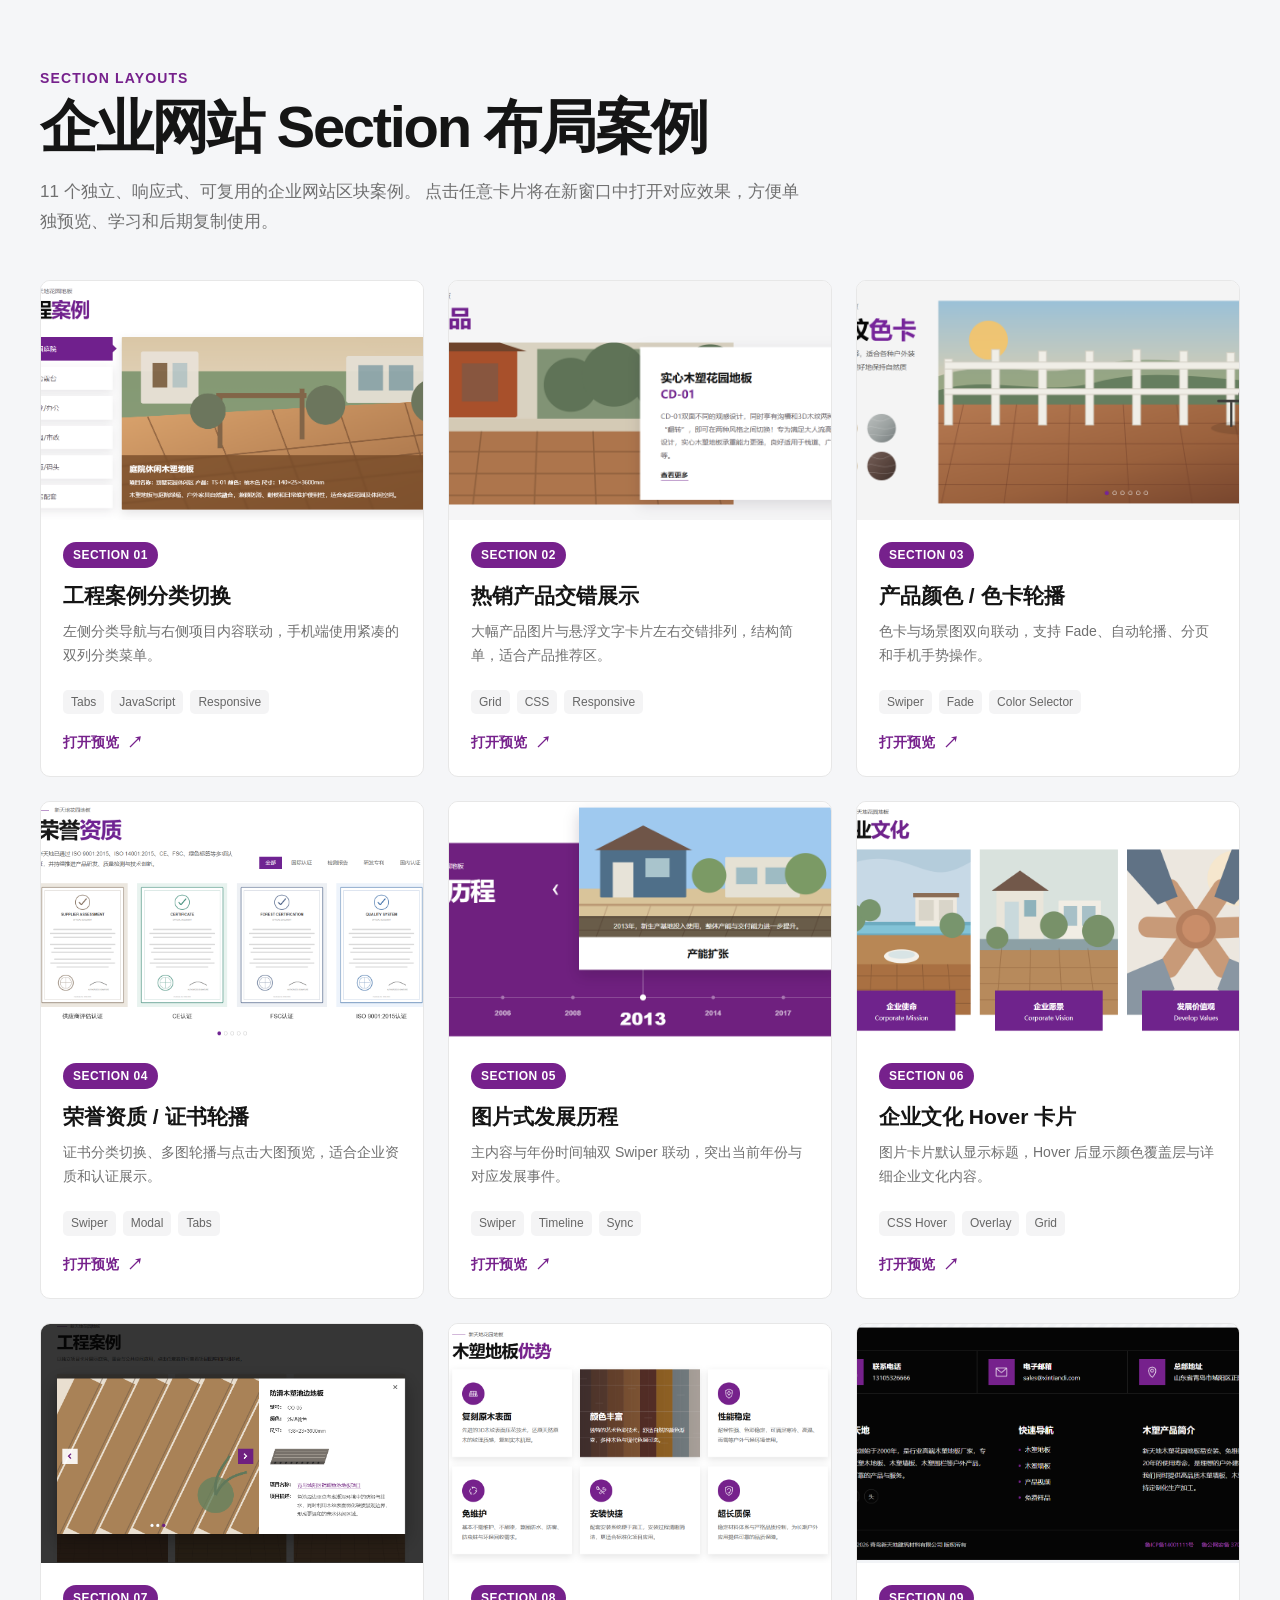
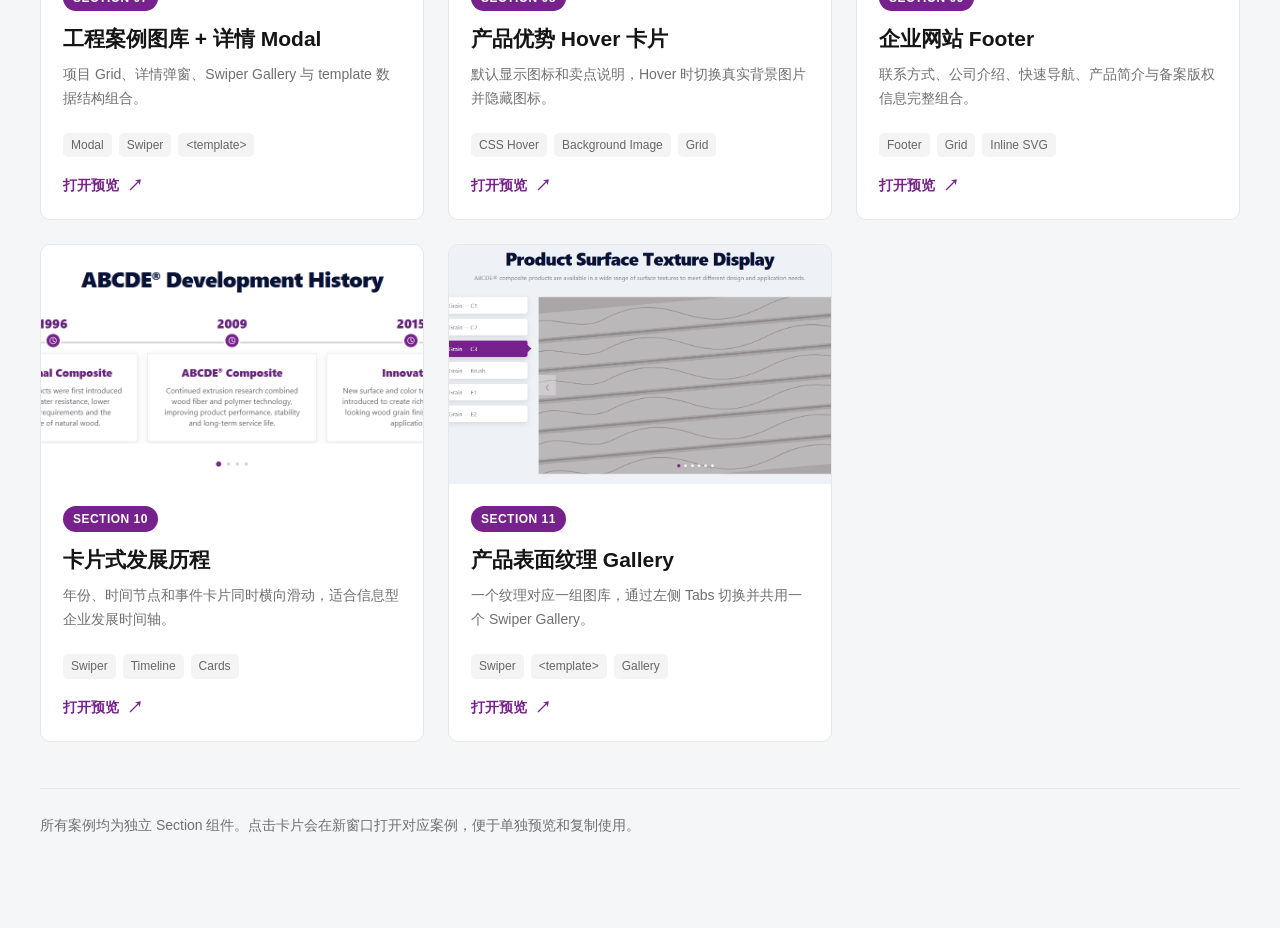
<file: index.html>
<!DOCTYPE html>
<html lang="zh-CN">
<head>
    <meta charset="UTF-8">
    <meta name="viewport" content="width=device-width, initial-scale=1.0">
    <meta name="description" content="11 个可独立复用的企业网站响应式 Section 布局案例。">
    <title>Section Layouts</title>

    <style>
        *,
        *::before,
        *::after {
            box-sizing: border-box;
        }

        :root {
            --page-bg: #f5f6f8;
            --card-bg: #ffffff;
            --text: #151515;
            --muted: #707070;
            --line: #e7e7e7;
            --accent: #76218c;
            --radius: 10px;
        }

        html {
            scroll-behavior: smooth;
        }

        body {
            margin: 0;
            color: var(--text);
            background: var(--page-bg);
            font-family:
                -apple-system,
                BlinkMacSystemFont,
                "Segoe UI",
                "PingFang SC",
                "Hiragino Sans GB",
                "Microsoft YaHei",
                Arial,
                sans-serif;
        }

        img {
            display: block;
            width: 100%;
        }

        a {
            color: inherit;
            text-decoration: none;
        }

        .page {
            width: min(calc(100% - 40px), 1200px);
            margin-inline: auto;
            padding: 70px 0 90px;
        }

        .head {
            max-width: 760px;
            margin-bottom: 42px;
        }

        .eyebrow {
            margin: 0 0 10px;
            color: var(--accent);
            font-size: 14px;
            font-weight: 700;
            letter-spacing: .08em;
            text-transform: uppercase;
        }

        h1 {
            margin: 0;
            font-size: clamp(36px, 5vw, 58px);
            line-height: 1.08;
            letter-spacing: -.04em;
        }

        .intro {
            margin: 18px 0 0;
            color: var(--muted);
            font-size: 17px;
            line-height: 1.8;
        }

        .grid {
            display: grid;
            grid-template-columns: repeat(3, minmax(0, 1fr));
            gap: 24px;
        }

        .card {
            min-width: 0;
            overflow: hidden;
            background: var(--card-bg);
            border: 1px solid var(--line);
            border-radius: var(--radius);
            transition:
                transform .25s ease,
                box-shadow .25s ease,
                border-color .25s ease;
        }

        .media {
            aspect-ratio: 16 / 10;
            overflow: hidden;
            background:
                linear-gradient(135deg, #eeeeef 25%, #f7f7f8 25%, #f7f7f8 50%, #eeeeef 50%, #eeeeef 75%, #f7f7f8 75%);
            background-size: 24px 24px;
        }

        .media img {
            height: 100%;
            object-fit: cover;
            transition: transform .35s ease;
        }

        .body {
            padding: 22px 22px 24px;
        }

        .number {
            display: inline-flex;
            align-items: center;
            justify-content: center;
            min-width: 42px;
            height: 26px;
            margin-bottom: 14px;
            padding: 0 10px;
            color: #fff;
            background: var(--accent);
            border-radius: 999px;
            font-size: 12px;
            font-weight: 700;
            letter-spacing: .04em;
        }

        .title {
            margin: 0;
            font-size: 21px;
            line-height: 1.35;
        }

        .desc {
            min-height: 52px;
            margin: 10px 0 18px;
            color: var(--muted);
            font-size: 14px;
            line-height: 1.7;
        }

        .meta {
            display: flex;
            flex-wrap: wrap;
            gap: 7px;
        }

        .meta span {
            padding: 5px 8px;
            color: #666;
            background: #f4f4f5;
            border-radius: 5px;
            font-size: 12px;
            line-height: 1.2;
        }

        .open {
            margin-top: 20px;
            display: inline-flex;
            align-items: center;
            gap: 8px;
            color: var(--accent);
            font-size: 14px;
            font-weight: 700;
        }

        .open::after {
            content: "↗";
            font-size: 16px;
            line-height: 1;
        }

        .foot {
            margin-top: 46px;
            padding-top: 24px;
            border-top: 1px solid var(--line);
            color: var(--muted);
            font-size: 14px;
            line-height: 1.8;
        }

        @media (hover: hover) and (pointer: fine) {
            .card:hover {
                transform: translateY(-4px);
                border-color: #ddd;
                box-shadow: 0 16px 36px rgba(0, 0, 0, .08);
            }

            .card:hover .media img {
                transform: scale(1.025);
            }
        }

        @media (max-width: 991px) {
            .grid {
                grid-template-columns: repeat(2, minmax(0, 1fr));
            }
        }

        @media (max-width: 767px) {
            .page {
                width: min(calc(100% - 32px), 1200px);
                padding: 48px 0 64px;
            }

            .head {
                margin-bottom: 30px;
            }

            .intro {
                font-size: 15px;
            }

            .grid {
                grid-template-columns: 1fr;
                gap: 18px;
            }

            .desc {
                min-height: 0;
            }
        }

        @media (prefers-reduced-motion: reduce) {
            html {
                scroll-behavior: auto;
            }

            .card,
            .media img {
                transition: none;
            }
        }
    </style>
</head>

<body>

<main class="page">

    <header class="head">
        <p class="eyebrow">Section Layouts</p>
        <h1>企业网站 Section 布局案例</h1>
        <p class="intro">
            11 个独立、响应式、可复用的企业网站区块案例。
            点击任意卡片将在新窗口中打开对应效果，方便单独预览、学习和后期复制使用。
        </p>
    </header>

    <div class="grid">

        <a class="card" href="section01-project-cases/" target="_blank" rel="noopener noreferrer">
            <div class="media">
                <img src="docs/section01.png" alt="Section 01 工程案例分类切换预览图">
            </div>
            <div class="body">
                <span class="number">SECTION 01</span>
                <h2 class="title">工程案例分类切换</h2>
                <p class="desc">左侧分类导航与右侧项目内容联动，手机端使用紧凑的双列分类菜单。</p>
                <div class="meta">
                    <span>Tabs</span>
                    <span>JavaScript</span>
                    <span>Responsive</span>
                </div>
                <span class="open">打开预览</span>
            </div>
        </a>

        <a class="card" href="section02-featured-products/" target="_blank" rel="noopener noreferrer">
            <div class="media">
                <img src="docs/section02.png" alt="Section 02 热销产品交错展示预览图">
            </div>
            <div class="body">
                <span class="number">SECTION 02</span>
                <h2 class="title">热销产品交错展示</h2>
                <p class="desc">大幅产品图片与悬浮文字卡片左右交错排列，结构简单，适合产品推荐区。</p>
                <div class="meta">
                    <span>Grid</span>
                    <span>CSS</span>
                    <span>Responsive</span>
                </div>
                <span class="open">打开预览</span>
            </div>
        </a>

        <a class="card" href="section03-color-cards/" target="_blank" rel="noopener noreferrer">
            <div class="media">
                <img src="docs/section03.png" alt="Section 03 产品颜色色卡轮播预览图">
            </div>
            <div class="body">
                <span class="number">SECTION 03</span>
                <h2 class="title">产品颜色 / 色卡轮播</h2>
                <p class="desc">色卡与场景图双向联动，支持 Fade、自动轮播、分页和手机手势操作。</p>
                <div class="meta">
                    <span>Swiper</span>
                    <span>Fade</span>
                    <span>Color Selector</span>
                </div>
                <span class="open">打开预览</span>
            </div>
        </a>

        <a class="card" href="section04-certificates/" target="_blank" rel="noopener noreferrer">
            <div class="media">
                <img src="docs/section04.png" alt="Section 04 荣誉资质证书轮播预览图">
            </div>
            <div class="body">
                <span class="number">SECTION 04</span>
                <h2 class="title">荣誉资质 / 证书轮播</h2>
                <p class="desc">证书分类切换、多图轮播与点击大图预览，适合企业资质和认证展示。</p>
                <div class="meta">
                    <span>Swiper</span>
                    <span>Modal</span>
                    <span>Tabs</span>
                </div>
                <span class="open">打开预览</span>
            </div>
        </a>

        <a class="card" href="section05-company-timeline/" target="_blank" rel="noopener noreferrer">
            <div class="media">
                <img src="docs/section05.png" alt="Section 05 图片式发展历程预览图">
            </div>
            <div class="body">
                <span class="number">SECTION 05</span>
                <h2 class="title">图片式发展历程</h2>
                <p class="desc">主内容与年份时间轴双 Swiper 联动，突出当前年份与对应发展事件。</p>
                <div class="meta">
                    <span>Swiper</span>
                    <span>Timeline</span>
                    <span>Sync</span>
                </div>
                <span class="open">打开预览</span>
            </div>
        </a>

        <a class="card" href="section06-corporate-culture/" target="_blank" rel="noopener noreferrer">
            <div class="media">
                <img src="docs/section06.png" alt="Section 06 企业文化 Hover 卡片预览图">
            </div>
            <div class="body">
                <span class="number">SECTION 06</span>
                <h2 class="title">企业文化 Hover 卡片</h2>
                <p class="desc">图片卡片默认显示标题，Hover 后显示颜色覆盖层与详细企业文化内容。</p>
                <div class="meta">
                    <span>CSS Hover</span>
                    <span>Overlay</span>
                    <span>Grid</span>
                </div>
                <span class="open">打开预览</span>
            </div>
        </a>

        <a class="card" href="section07-project-gallery/" target="_blank" rel="noopener noreferrer">
            <div class="media">
                <img src="docs/section07.png" alt="Section 07 工程案例图库详情弹窗预览图">
            </div>
            <div class="body">
                <span class="number">SECTION 07</span>
                <h2 class="title">工程案例图库 + 详情 Modal</h2>
                <p class="desc">项目 Grid、详情弹窗、Swiper Gallery 与 template 数据结构组合。</p>
                <div class="meta">
                    <span>Modal</span>
                    <span>Swiper</span>
                    <span>&lt;template&gt;</span>
                </div>
                <span class="open">打开预览</span>
            </div>
        </a>

        <a class="card" href="section08-product-advantages/" target="_blank" rel="noopener noreferrer">
            <div class="media">
                <img src="docs/section08.png" alt="Section 08 产品优势 Hover 卡片预览图">
            </div>
            <div class="body">
                <span class="number">SECTION 08</span>
                <h2 class="title">产品优势 Hover 卡片</h2>
                <p class="desc">默认显示图标和卖点说明，Hover 时切换真实背景图片并隐藏图标。</p>
                <div class="meta">
                    <span>CSS Hover</span>
                    <span>Background Image</span>
                    <span>Grid</span>
                </div>
                <span class="open">打开预览</span>
            </div>
        </a>

        <a class="card" href="section09-site-footer/" target="_blank" rel="noopener noreferrer">
            <div class="media">
                <img src="docs/section09.png" alt="Section 09 企业网站 Footer 预览图">
            </div>
            <div class="body">
                <span class="number">SECTION 09</span>
                <h2 class="title">企业网站 Footer</h2>
                <p class="desc">联系方式、公司介绍、快速导航、产品简介与备案版权信息完整组合。</p>
                <div class="meta">
                    <span>Footer</span>
                    <span>Grid</span>
                    <span>Inline SVG</span>
                </div>
                <span class="open">打开预览</span>
            </div>
        </a>

        <a class="card" href="section10-development-timeline/" target="_blank" rel="noopener noreferrer">
            <div class="media">
                <img src="docs/section10.png" alt="Section 10 卡片式发展历程预览图">
            </div>
            <div class="body">
                <span class="number">SECTION 10</span>
                <h2 class="title">卡片式发展历程</h2>
                <p class="desc">年份、时间节点和事件卡片同时横向滑动，适合信息型企业发展时间轴。</p>
                <div class="meta">
                    <span>Swiper</span>
                    <span>Timeline</span>
                    <span>Cards</span>
                </div>
                <span class="open">打开预览</span>
            </div>
        </a>

        <a class="card" href="section11-surface-texture-display/" target="_blank" rel="noopener noreferrer">
            <div class="media">
                <img src="docs/section11.png" alt="Section 11 产品表面纹理 Gallery 预览图">
            </div>
            <div class="body">
                <span class="number">SECTION 11</span>
                <h2 class="title">产品表面纹理 Gallery</h2>
                <p class="desc">一个纹理对应一组图库，通过左侧 Tabs 切换并共用一个 Swiper Gallery。</p>
                <div class="meta">
                    <span>Swiper</span>
                    <span>&lt;template&gt;</span>
                    <span>Gallery</span>
                </div>
                <span class="open">打开预览</span>
            </div>
        </a>

    </div>

    <footer class="foot">
        所有案例均为独立 Section 组件。点击卡片会在新窗口打开对应案例，便于单独预览和复制使用。
    </footer>

</main>

</body>
</html>
</file>
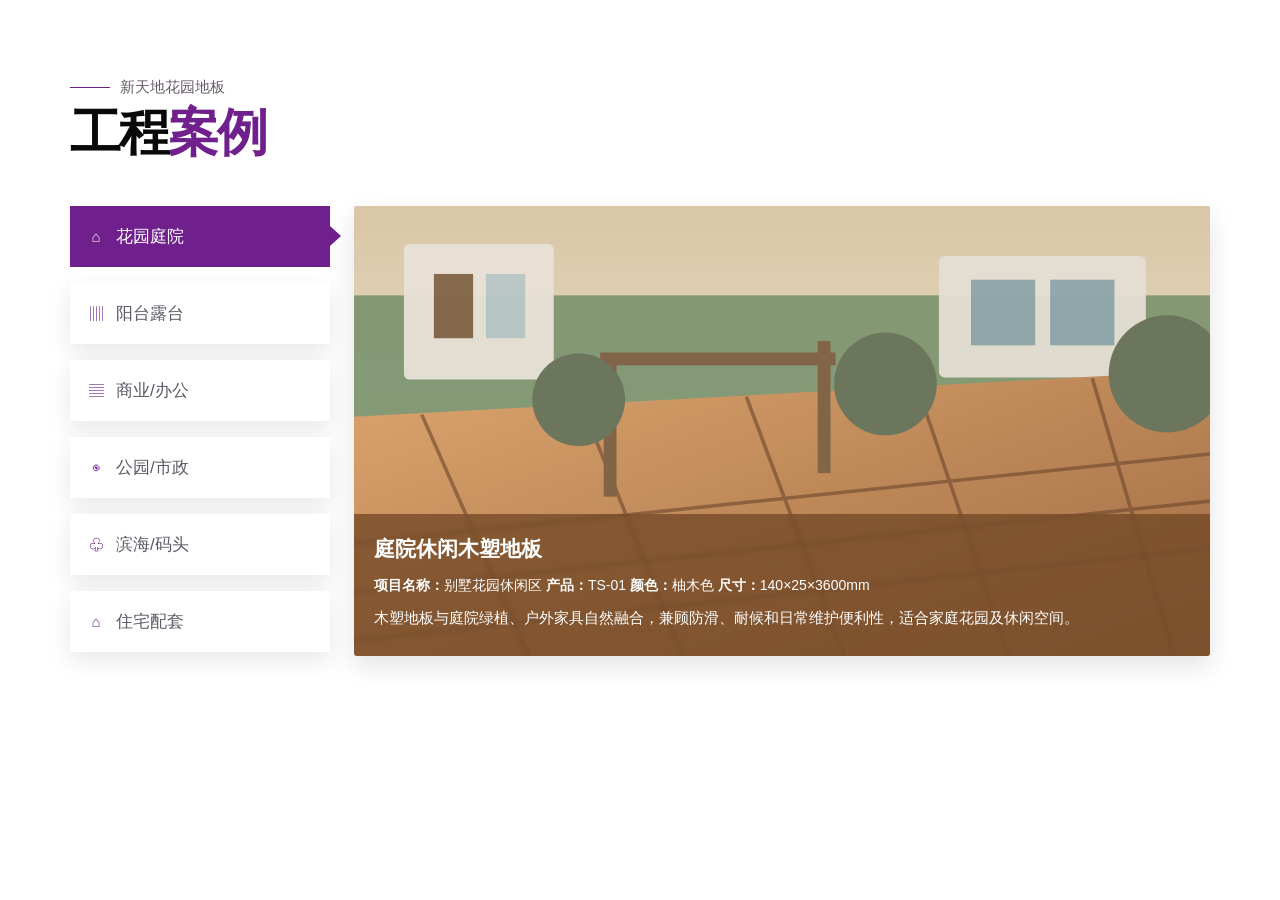
<file: section01-project-cases/index.html>
<!doctype html>
<html lang="zh-CN">
<head>
  <meta charset="utf-8">
  <meta name="viewport" content="width=device-width, initial-scale=1">
  <title>Section 01 - 工程案例</title>
  <link rel="stylesheet" href="css/style.css">
</head>
<body style="margin: 0;">

  <section id="section01" aria-labelledby="section01-title">
    <div class="inner">
      <header class="head">
        <p class="eyebrow">新天地花园地板</p>
        <h1 class="title" id="section01-title">工程<span>案例</span></h1>
      </header>

      <div class="layout">
        <nav class="nav" aria-label="工程案例分类">
          <button class="nav-item is-active" type="button" data-target="garden" aria-selected="true">
            <span class="icon" aria-hidden="true">⌂</span>
            <span>花园庭院</span>
          </button>
          <button class="nav-item" type="button" data-target="balcony" aria-selected="false">
            <span class="icon" aria-hidden="true">▥</span>
            <span>阳台露台</span>
          </button>
          <button class="nav-item" type="button" data-target="office" aria-selected="false">
            <span class="icon" aria-hidden="true">▤</span>
            <span>商业/办公</span>
          </button>
          <button class="nav-item" type="button" data-target="park" aria-selected="false">
            <span class="icon" aria-hidden="true">◉</span>
            <span>公园/市政</span>
          </button>
          <button class="nav-item" type="button" data-target="waterfront" aria-selected="false">
            <span class="icon" aria-hidden="true">♧</span>
            <span>滨海/码头</span>
          </button>
          <button class="nav-item" type="button" data-target="residential" aria-selected="false">
            <span class="icon" aria-hidden="true">⌂</span>
            <span>住宅配套</span>
          </button>
        </nav>

        <div class="panels">
          <article class="panel" data-panel="garden">
            <img class="image" src="images/garden.svg" alt="花园庭院木塑地板应用示意图">
            <div class="info">
              <h2>庭院休闲木塑地板</h2>
              <p class="meta"><strong>项目名称：</strong>别墅花园休闲区 <strong>产品：</strong>TS-01 <strong>颜色：</strong>柚木色 <strong>尺寸：</strong>140×25×3600mm</p>
              <p>木塑地板与庭院绿植、户外家具自然融合，兼顾防滑、耐候和日常维护便利性，适合家庭花园及休闲空间。</p>
            </div>
          </article>

          <article class="panel" data-panel="balcony" hidden>
            <img class="image" src="images/balcony.svg" alt="阳台露台木塑地板应用示意图">
            <div class="info">
              <h2>阳台露台木塑地板</h2>
              <p class="meta"><strong>项目名称：</strong>城市公寓露台改造 <strong>产品：</strong>TS-03 <strong>颜色：</strong>浅橡木 <strong>尺寸：</strong>145×23×3600mm</p>
              <p>通过统一铺装方向强化空间延伸感，适用于阳台、屋顶露台及半户外空间，并保留良好的排水和检修条件。</p>
            </div>
          </article>

          <article class="panel" data-panel="office" hidden>
            <img class="image" src="images/office.svg" alt="商业办公木塑地板应用示意图">
            <div class="info">
              <h2>商业休闲平台</h2>
              <p class="meta"><strong>项目名称：</strong>商务园区公共平台 <strong>产品：</strong>TS-05 <strong>颜色：</strong>胡桃木 <strong>尺寸：</strong>150×25×3600mm</p>
              <p>面向高频公共使用场景，重点考虑耐磨、防滑和模块化维护，适合商业街区、办公园区和餐饮外摆空间。</p>
            </div>
          </article>

          <article class="panel" data-panel="park" hidden>
            <img class="image" src="images/park.svg" alt="公园市政木塑地板应用示意图">
            <div class="info">
              <h2>圆孔木塑花园地板</h2>
              <p class="meta"><strong>项目名称：</strong>某商业街天桥地板项目 <strong>产品：</strong>TS-07 <strong>颜色：</strong>红松色 <strong>尺寸：</strong>140×25×3600mm</p>
              <p>项目位于商业街的一处天桥，地板每天接受较大人流量考验，依然保持稳定、整洁的表面状态，为公共通行空间提供耐用的户外铺装方案。</p>
            </div>
          </article>

          <article class="panel" data-panel="waterfront" hidden>
            <img class="image" src="images/waterfront.svg" alt="滨海码头木塑地板应用示意图">
            <div class="info">
              <h2>滨水步道木塑地板</h2>
              <p class="meta"><strong>项目名称：</strong>滨河景观步道 <strong>产品：</strong>TS-08 <strong>颜色：</strong>深灰木纹 <strong>尺寸：</strong>145×25×3600mm</p>
              <p>针对潮湿和临水环境强化防滑与耐候表现，可用于滨河步道、码头平台以及亲水景观区域。</p>
            </div>
          </article>

          <article class="panel" data-panel="residential" hidden>
            <img class="image" src="images/residential.svg" alt="住宅配套木塑地板应用示意图">
            <div class="info">
              <h2>住宅公共景观平台</h2>
              <p class="meta"><strong>项目名称：</strong>住宅社区景观平台 <strong>产品：</strong>TS-09 <strong>颜色：</strong>暖棕色 <strong>尺寸：</strong>140×25×3600mm</p>
              <p>适用于社区架空层、泳池周边及公共休息区，通过统一材质建立连续的景观视觉，同时降低后期维护压力。</p>
            </div>
          </article>
        </div>
      </div>
    </div>
  </section>

  <script src="js/app.js"></script>
</body>
</html>
</file>
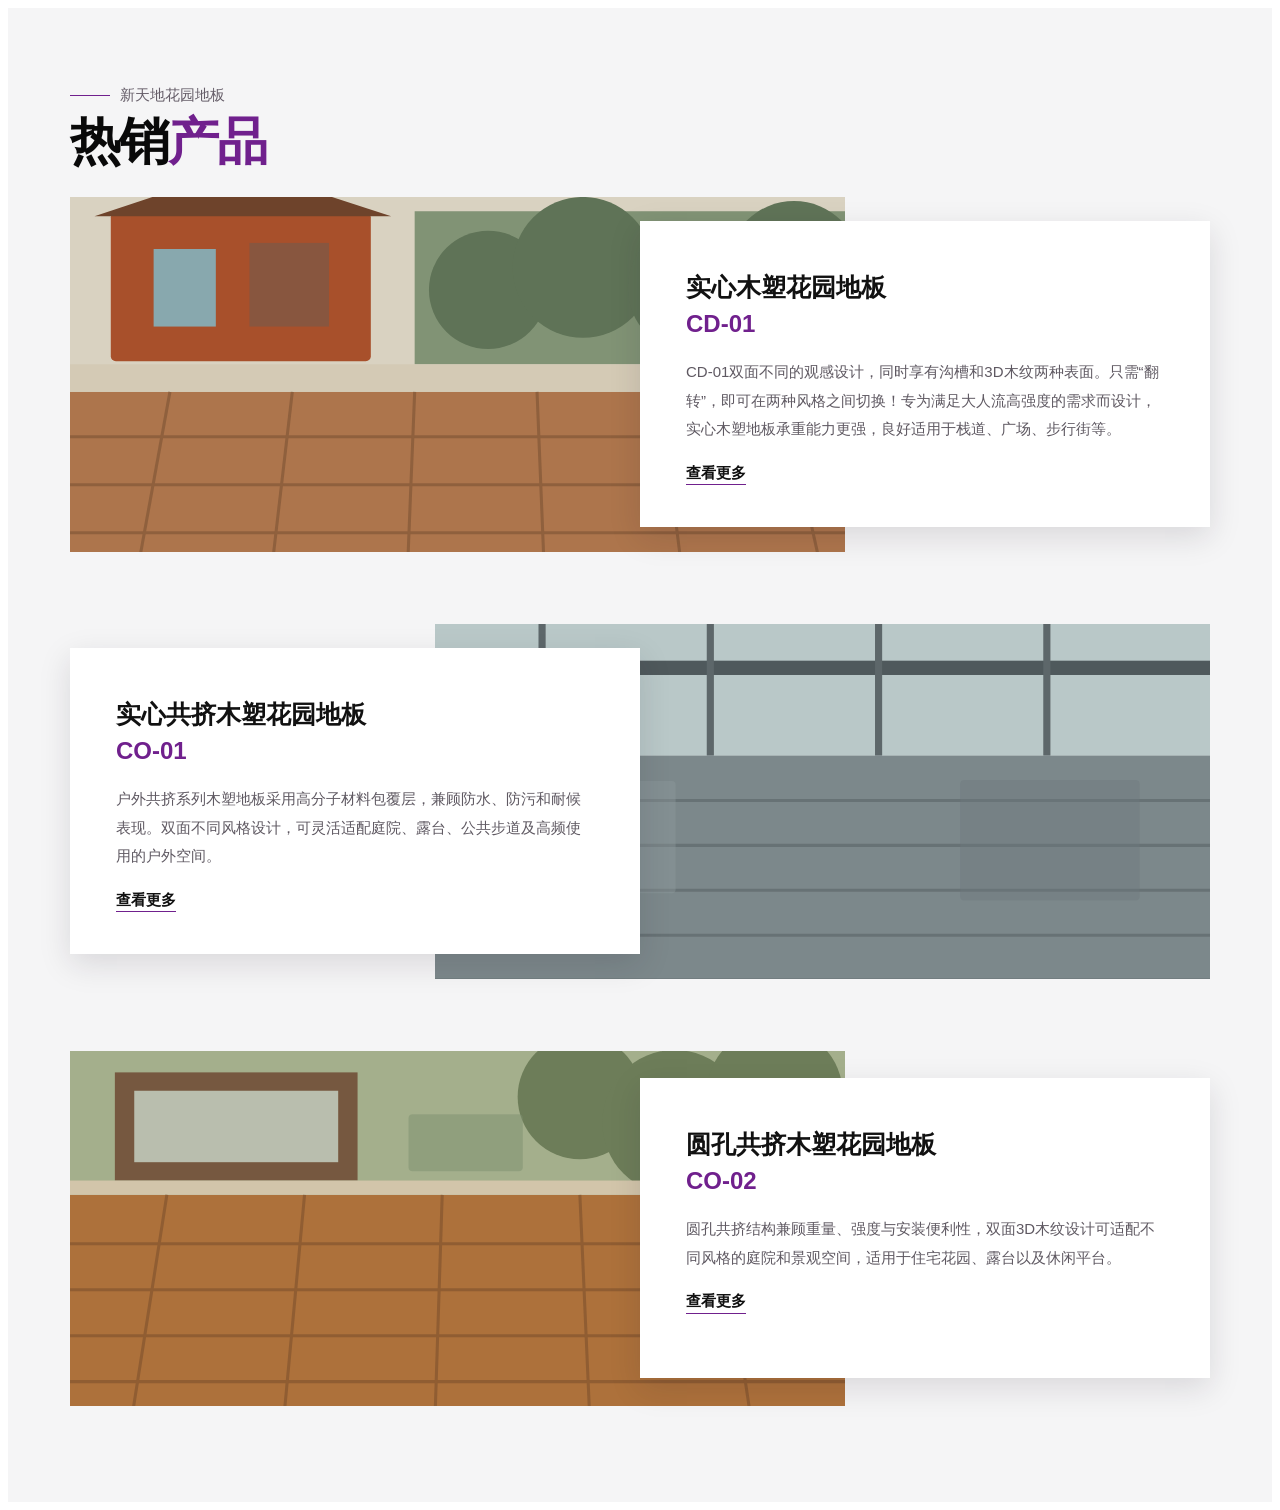
<file: section02-featured-products/index.html>
<!doctype html>
<html lang="zh-CN">
<head>
  <meta charset="utf-8">
  <meta name="viewport" content="width=device-width, initial-scale=1">
  <title>Section 02 - 热销产品</title>
  <link rel="stylesheet" href="css/style.css">
</head>
<body>

<section id="section02" aria-labelledby="section02-title">
  <div class="inner">
    <header class="head">
      <p class="eyebrow">新天地花园地板</p>
      <h1 class="title" id="section02-title">热销<span>产品</span></h1>
    </header>

    <div class="list">
      <article class="item">
        <figure class="media">
          <img src="images/product-01.svg" alt="实心木塑花园地板应用场景">
        </figure>

        <div class="caption">
          <h2>实心木塑花园地板<br><span>CD-01</span></h2>
          <p>CD-01双面不同的观感设计，同时享有沟槽和3D木纹两种表面。只需“翻转”，即可在两种风格之间切换！专为满足大人流高强度的需求而设计，实心木塑地板承重能力更强，良好适用于栈道、广场、步行街等。</p>
          <a class="more" href="#">查看更多</a>
        </div>
      </article>

      <article class="item reverse">
        <figure class="media">
          <img src="images/product-02.svg" alt="实心共挤木塑花园地板应用场景">
        </figure>

        <div class="caption">
          <h2>实心共挤木塑花园地板<br><span>CO-01</span></h2>
          <p>户外共挤系列木塑地板采用高分子材料包覆层，兼顾防水、防污和耐候表现。双面不同风格设计，可灵活适配庭院、露台、公共步道及高频使用的户外空间。</p>
          <a class="more" href="#">查看更多</a>
        </div>
      </article>

      <article class="item">
        <figure class="media">
          <img src="images/product-03.svg" alt="圆孔共挤木塑花园地板应用场景">
        </figure>

        <div class="caption">
          <h2>圆孔共挤木塑花园地板<br><span>CO-02</span></h2>
          <p>圆孔共挤结构兼顾重量、强度与安装便利性，双面3D木纹设计可适配不同风格的庭院和景观空间，适用于住宅花园、露台以及休闲平台。</p>
          <a class="more" href="#">查看更多</a>
        </div>
      </article>
    </div>
  </div>
</section>

</body>
</html>
</file>
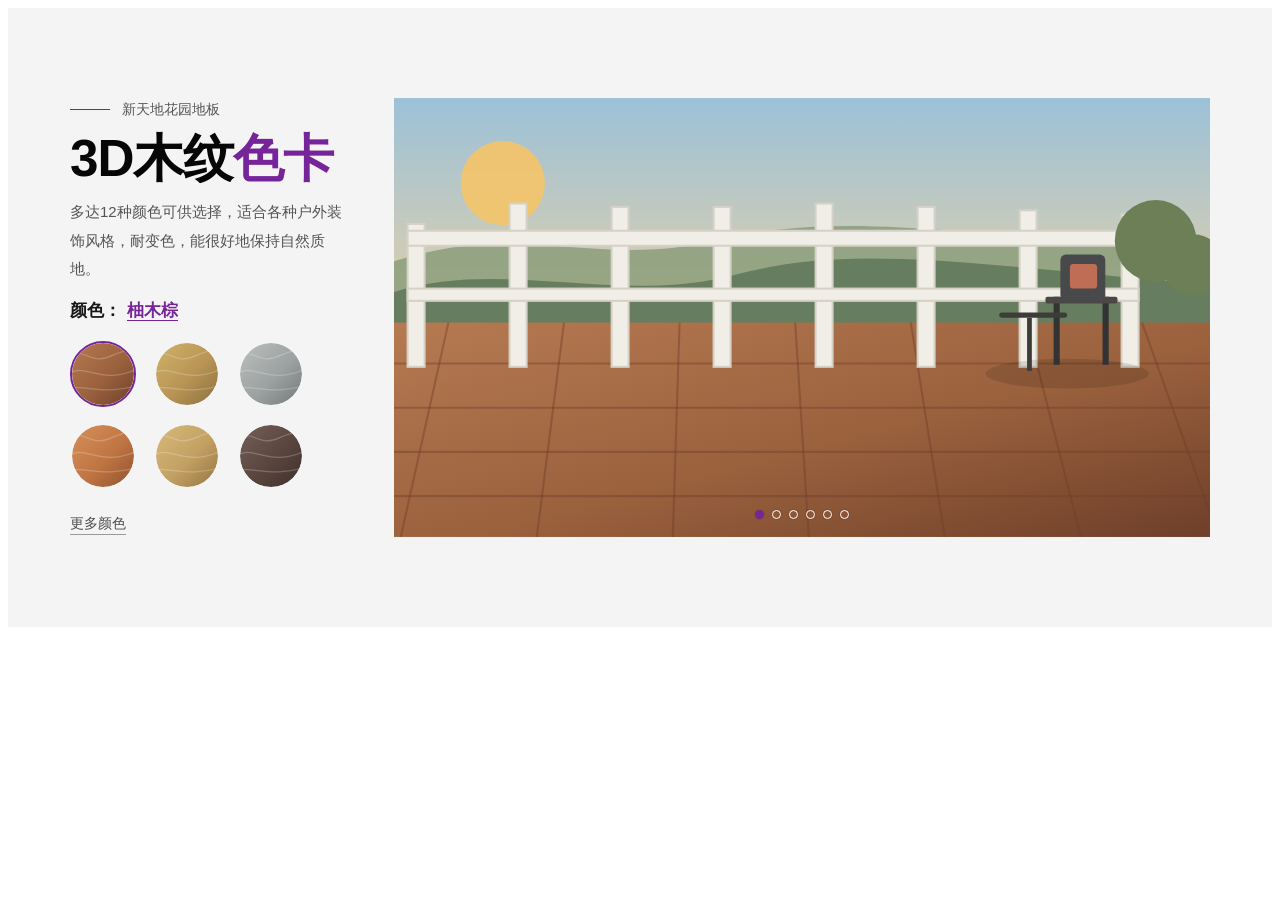
<file: section03-color-cards/index.html>
<!DOCTYPE html>
<html lang="zh-CN">
<head>
  <meta charset="UTF-8">
  <meta name="viewport" content="width=device-width, initial-scale=1.0">
  <title>Section 03 - 3D木纹色卡</title>
  <link rel="stylesheet" href="vendor/swiper/swiper-bundle.min.css">
  <link rel="stylesheet" href="css/style.css">
</head>
<body>

<section id="section03">
  <div class="inner">
    <div class="content">
      <div class="intro">
        <p class="eyebrow">新天地花园地板</p>
        <h2 class="title">3D木纹<span>色卡</span></h2>
        <p class="desc">多达12种颜色可供选择，适合各种户外装饰风格，耐变色，能很好地保持自然质地。</p>

        <p class="current">颜色：<strong data-color-name aria-live="polite">柚木棕</strong></p>

        <div class="swatches" role="list" aria-label="木纹颜色选择">
          <button class="swatch is-active" type="button" data-index="0" data-name="柚木棕" aria-label="选择柚木棕" aria-pressed="true">
            <img src="images/swatch-01.svg" alt="">
          </button>
          <button class="swatch" type="button" data-index="1" data-name="雪松泥" aria-label="选择雪松泥" aria-pressed="false">
            <img src="images/swatch-02.svg" alt="">
          </button>
          <button class="swatch" type="button" data-index="2" data-name="银灰" aria-label="选择银灰" aria-pressed="false">
            <img src="images/swatch-03.svg" alt="">
          </button>
          <button class="swatch" type="button" data-index="3" data-name="赤陶棕" aria-label="选择赤陶棕" aria-pressed="false">
            <img src="images/swatch-04.svg" alt="">
          </button>
          <button class="swatch" type="button" data-index="4" data-name="浅橡木" aria-label="选择浅橡木" aria-pressed="false">
            <img src="images/swatch-05.svg" alt="">
          </button>
          <button class="swatch" type="button" data-index="5" data-name="深胡桃" aria-label="选择深胡桃" aria-pressed="false">
            <img src="images/swatch-06.svg" alt="">
          </button>
        </div>

        <a class="more" href="#">更多颜色</a>
      </div>

      <div class="viewer swiper" aria-label="木纹颜色场景预览">
        <div class="swiper-wrapper">
          <figure class="slide swiper-slide is-active" data-index="0" data-name="柚木棕">
            <img src="images/scene-01.svg" alt="柚木棕户外地板场景">
          </figure>
          <figure class="slide swiper-slide" data-index="1" data-name="雪松泥">
            <img src="images/scene-02.svg" alt="雪松泥户外地板场景">
          </figure>
          <figure class="slide swiper-slide" data-index="2" data-name="银灰">
            <img src="images/scene-03.svg" alt="银灰户外地板场景">
          </figure>
          <figure class="slide swiper-slide" data-index="3" data-name="赤陶棕">
            <img src="images/scene-04.svg" alt="赤陶棕户外地板场景">
          </figure>
          <figure class="slide swiper-slide" data-index="4" data-name="浅橡木">
            <img src="images/scene-05.svg" alt="浅橡木户外地板场景">
          </figure>
          <figure class="slide swiper-slide" data-index="5" data-name="深胡桃">
            <img src="images/scene-06.svg" alt="深胡桃户外地板场景">
          </figure>
        </div>

        <div class="swiper-pagination"></div>
      </div>
    </div>
  </div>
</section>

<script src="vendor/swiper/swiper-bundle.min.js"></script>
<script src="js/app.js"></script>
</body>
</html>
</file>
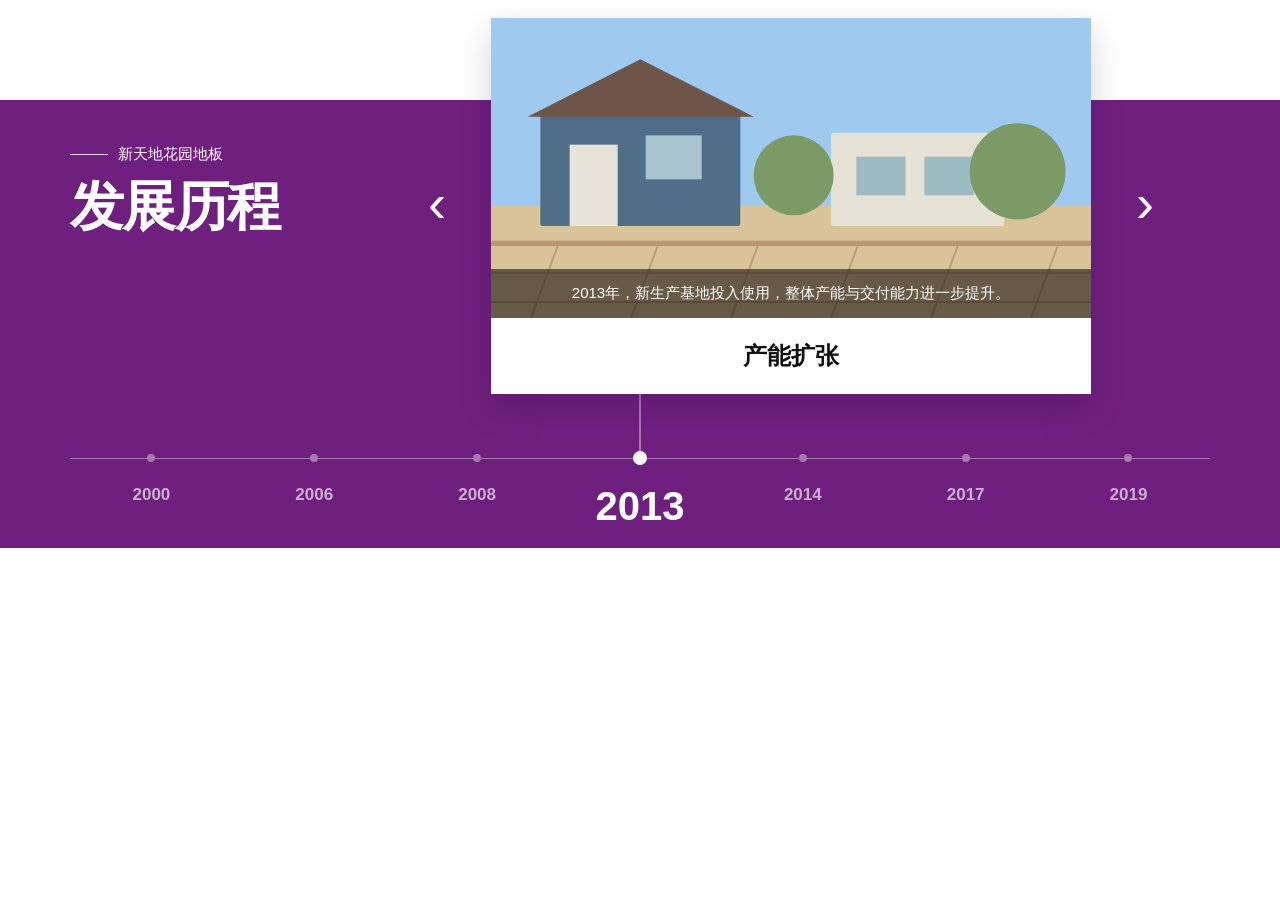
<file: section05-company-timeline/index.html>
<!DOCTYPE html>
<html lang="zh-CN">
<head>
  <meta charset="UTF-8">
  <meta name="viewport" content="width=device-width, initial-scale=1.0">
  <title>Section 05 - 发展历程</title>
  <link rel="stylesheet" href="vendor/swiper/swiper-bundle.min.css">
  <link rel="stylesheet" href="css/style.css">
</head>
<body style="margin:0;">

<section id="section05">
  <div class="inner">
    <div class="top">
      <div class="head">
        <p class="eyebrow">新天地花园地板</p>
        <h2 class="title">发展历程</h2>
      </div>

      <div class="slider-wrap">
        <div class="slider swiper" aria-label="发展历程内容">
          <div class="swiper-wrapper">
            <article class="slide swiper-slide" data-year="2000">
              <div class="visual">
                <img src="images/history-01.svg" alt="企业发展历程场景占位图">
                <p class="summary">从产品研发与市场需求出发，逐步建立稳定的产品体系与服务基础。</p>
              </div>
              <h3 class="milestone">品牌起步</h3>
            </article>

            <article class="slide swiper-slide" data-year="2006">
              <div class="visual">
                <img src="images/history-02.svg" alt="企业发展历程场景占位图">
                <p class="summary">持续完善生产流程与质量标准，为后续规模化发展打下基础。</p>
              </div>
              <h3 class="milestone">产线建设</h3>
            </article>

            <article class="slide swiper-slide" data-year="2008">
              <div class="visual">
                <img src="images/history-03.svg" alt="企业发展历程场景占位图">
                <p class="summary">围绕材料、结构与表面工艺持续优化，丰富产品应用场景。</p>
              </div>
              <h3 class="milestone">产品升级</h3>
            </article>

            <article class="slide swiper-slide" data-year="2013">
              <div class="visual">
                <img src="images/history-04.svg" alt="企业厂区发展场景占位图">
                <p class="summary">2013年，新生产基地投入使用，整体产能与交付能力进一步提升。</p>
              </div>
              <h3 class="milestone">产能扩张</h3>
            </article>

            <article class="slide swiper-slide" data-year="2014">
              <div class="visual">
                <img src="images/history-05.svg" alt="企业发展历程场景占位图">
                <p class="summary">继续推进制造工艺与品质管理升级，提升产品稳定性与一致性。</p>
              </div>
              <h3 class="milestone">工艺升级</h3>
            </article>

            <article class="slide swiper-slide" data-year="2017">
              <div class="visual">
                <img src="images/history-06.svg" alt="企业发展历程场景占位图">
                <p class="summary">市场覆盖进一步扩大，产品与服务逐渐进入更多区域和应用项目。</p>
              </div>
              <h3 class="milestone">市场拓展</h3>
            </article>

            <article class="slide swiper-slide" data-year="2019">
              <div class="visual">
                <img src="images/history-07.svg" alt="企业团队交流场景占位图">
                <p class="summary">从产品导向向市场导向延伸，进一步完善合作体系与全球业务布局。</p>
              </div>
              <h3 class="milestone">经营战略升级</h3>
            </article>

            <article class="slide swiper-slide" data-year="2020">
              <div class="visual">
                <img src="images/history-08.svg" alt="企业发展历程场景占位图">
                <p class="summary">加强数字化流程与协同管理，让生产、交付与客户服务更加高效。</p>
              </div>
              <h3 class="milestone">数字化建设</h3>
            </article>

            <article class="slide swiper-slide" data-year="2021">
              <div class="visual">
                <img src="images/history-09.svg" alt="企业发展历程场景占位图">
                <p class="summary">持续拓展产品应用与合作网络，形成更加成熟的长期发展体系。</p>
              </div>
              <h3 class="milestone">全球布局</h3>
            </article>
          </div>
        </div>

        <button class="nav prev" type="button" aria-label="上一阶段">
          <span aria-hidden="true">‹</span>
        </button>
        <button class="nav next" type="button" aria-label="下一阶段">
          <span aria-hidden="true">›</span>
        </button>
      </div>
    </div>

    <div class="timeline-shell">
      <div class="timeline swiper" aria-label="年份时间轴">
        <div class="swiper-wrapper">
          <div class="year swiper-slide" data-index="0" role="button" tabindex="0" aria-label="查看 2000 年"><span>2000</span></div>
          <div class="year swiper-slide" data-index="1" role="button" tabindex="0" aria-label="查看 2006 年"><span>2006</span></div>
          <div class="year swiper-slide" data-index="2" role="button" tabindex="0" aria-label="查看 2008 年"><span>2008</span></div>
          <div class="year swiper-slide is-active" data-index="3" role="button" tabindex="0" aria-label="查看 2013 年"><span>2013</span></div>
          <div class="year swiper-slide" data-index="4" role="button" tabindex="0" aria-label="查看 2014 年"><span>2014</span></div>
          <div class="year swiper-slide" data-index="5" role="button" tabindex="0" aria-label="查看 2017 年"><span>2017</span></div>
          <div class="year swiper-slide" data-index="6" role="button" tabindex="0" aria-label="查看 2019 年"><span>2019</span></div>
          <div class="year swiper-slide" data-index="7" role="button" tabindex="0" aria-label="查看 2020 年"><span>2020</span></div>
          <div class="year swiper-slide" data-index="8" role="button" tabindex="0" aria-label="查看 2021 年"><span>2021</span></div>
        </div>
      </div>
    </div>
  </div>
</section>

<script src="vendor/swiper/swiper-bundle.min.js"></script>
<script src="js/app.js"></script>
</body>
</html>
</file>
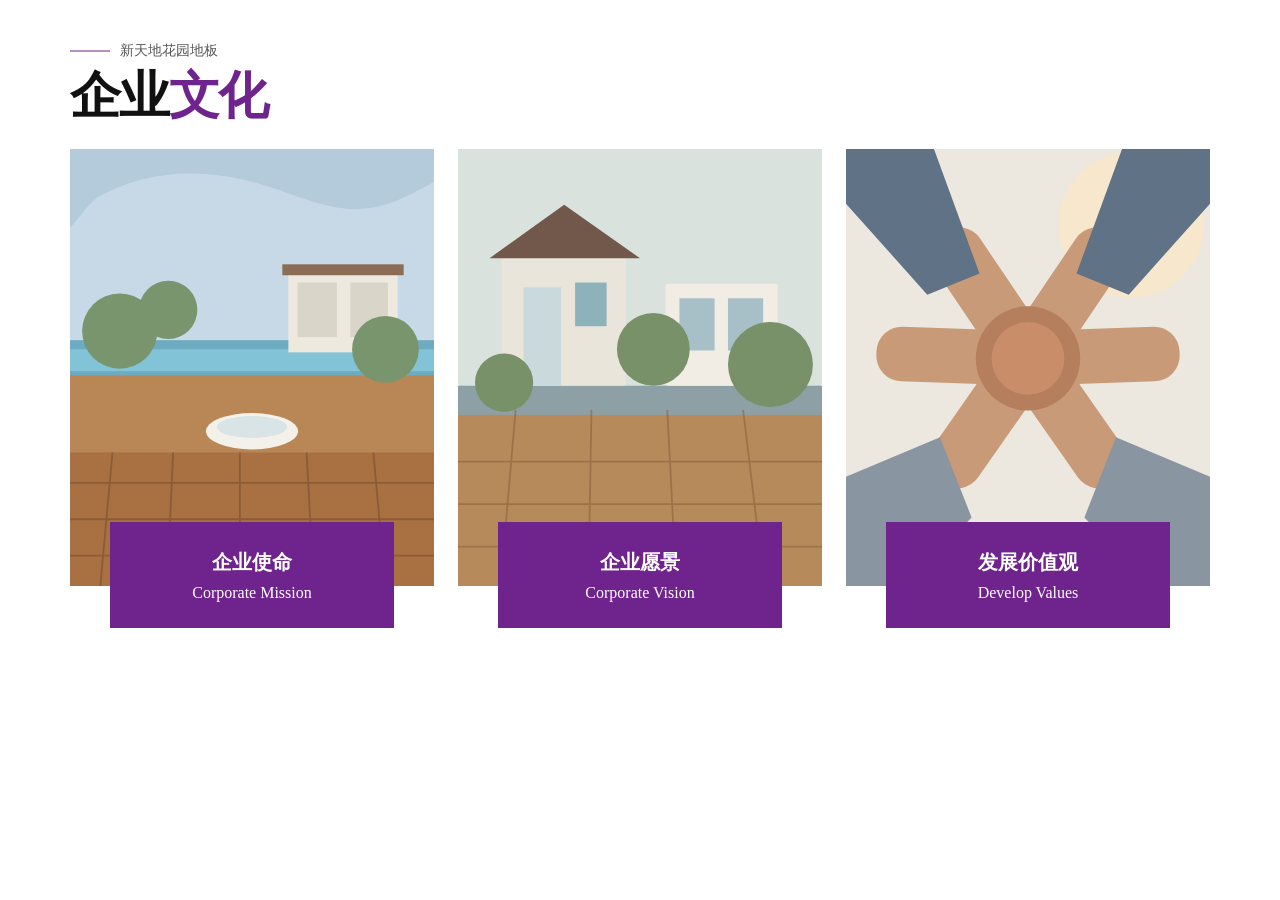
<file: section06-corporate-culture/index.html>
<!DOCTYPE html>
<html lang="zh-CN">
<head>
  <meta charset="UTF-8">
  <meta name="viewport" content="width=device-width, initial-scale=1.0">
  <title>Section 06 - 企业文化</title>
  <link rel="stylesheet" href="css/style.css">
</head>
<body style="margin:0;">

  <section id="section06">
    <div class="inner">
      <header class="head">
        <p class="eyebrow">新天地花园地板</p>
        <h2 class="title">企业<span>文化</span></h2>
      </header>

      <div class="grid">
        <article class="item">
          <figure class="media">
            <img src="images/culture-mission.svg" alt="庭院与户外空间场景">
          </figure>
          <div class="caption">
            <h3>企业使命</h3>
            <p>Corporate Mission</p>
          </div>
          <div class="overlay">
            <div class="content">
              <h3>企业使命</h3>
              <p class="en">Corporate Mission</p>
              <p class="desc">专注高品质户外装饰材料，以稳定产品、专业服务和持续创新，为客户创造更舒适、更耐久的户外空间体验。</p>
            </div>
          </div>
        </article>

        <article class="item">
          <figure class="media">
            <img src="images/culture-vision.svg" alt="企业愿景与全球业务场景">
          </figure>
          <div class="caption">
            <h3>企业愿景</h3>
            <p>Corporate Vision</p>
          </div>
          <div class="overlay">
            <div class="content">
              <h3>企业愿景</h3>
              <p class="en">Corporate Vision</p>
              <p class="desc">打造新天地®一流木塑品牌，让新天地®木塑遍步全球；成为国际上户外装饰材料（WPC）和室内轻装饰材料（PWPC）领域专业而有价值的供应链组织者。</p>
            </div>
          </div>
        </article>

        <article class="item">
          <figure class="media">
            <img src="images/culture-values.svg" alt="团队协作与企业价值观场景">
          </figure>
          <div class="caption">
            <h3>发展价值观</h3>
            <p>Develop Values</p>
          </div>
          <div class="overlay">
            <div class="content">
              <h3>发展价值观</h3>
              <p class="en">Develop Values</p>
              <p class="desc">坚持诚信、协作、责任与长期主义，在产品、客户和团队之间建立稳定关系，以持续改进推动企业与合作伙伴共同成长。</p>
            </div>
          </div>
        </article>
      </div>
    </div>
  </section>

</body>
</html>
</file>
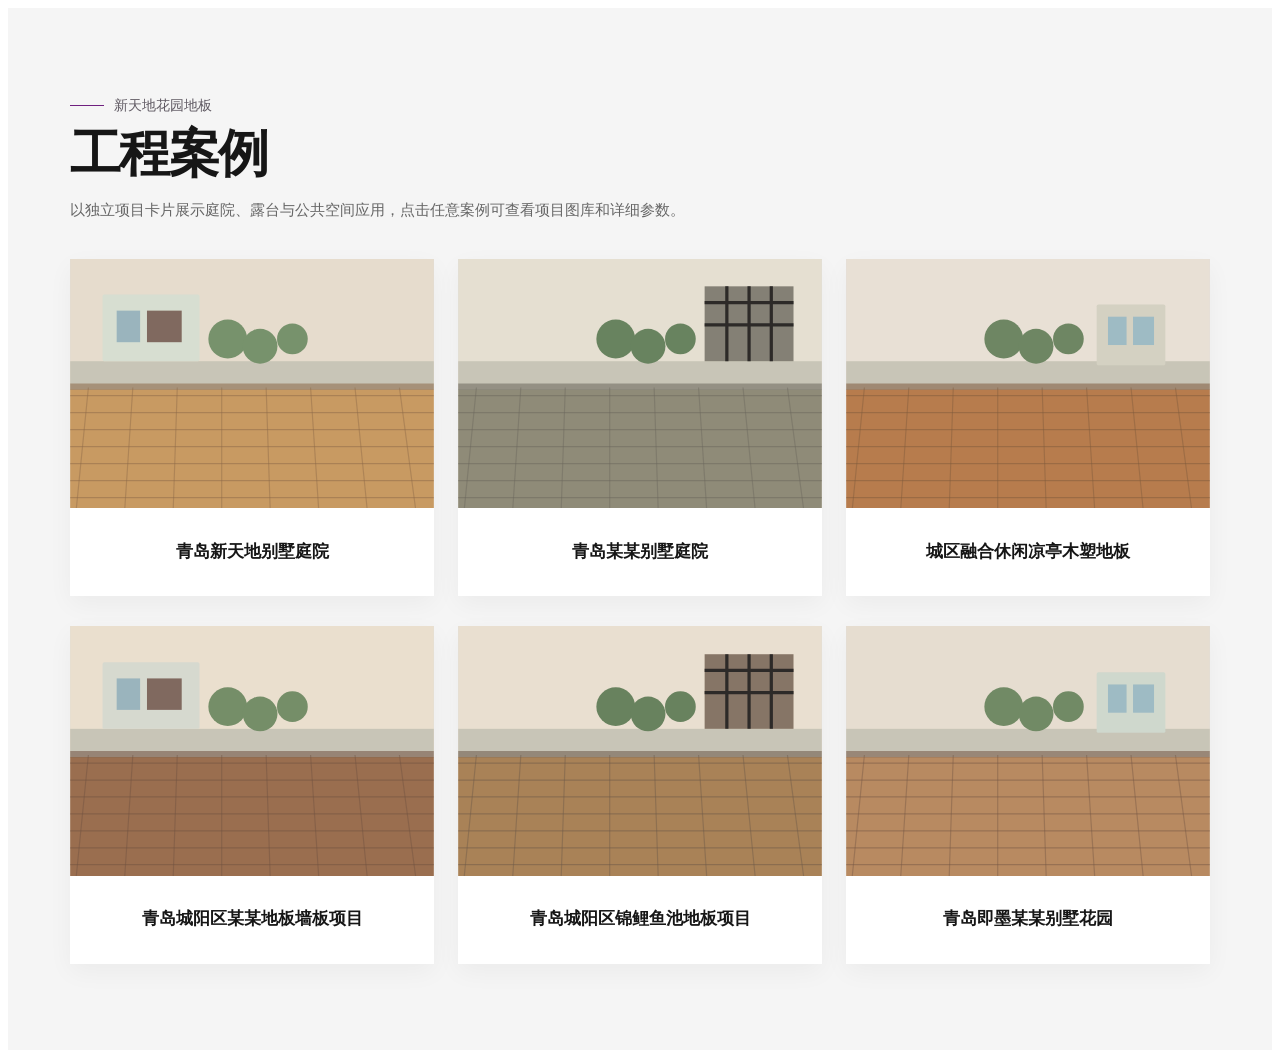
<file: section07-project-gallery/index.html>
<!DOCTYPE html>
<html lang="zh-CN">
<head>
  <meta charset="UTF-8">
  <meta name="viewport" content="width=device-width, initial-scale=1.0">
  <title>Section 07 - 工程案例图库</title>
  <link rel="stylesheet" href="vendor/swiper/swiper-bundle.min.css">
  <link rel="stylesheet" href="css/style.css">
</head>
<body>
<section id="section07" aria-labelledby="section07-title">
  <div class="inner">
    <header class="head">
      <p class="eyebrow">新天地花园地板</p>
      <h2 class="title" id="section07-title">工程案例</h2>
      <p class="desc">以独立项目卡片展示庭院、露台与公共空间应用，点击任意案例可查看项目图库和详细参数。</p>
    </header>

    <div class="grid">
      <article class="project" id="project-01">
        <a class="item" href="#project-01" data-modal-open aria-label="查看青岛新天地别墅庭院详情">
          <figure class="media"><img src="images/project-01.svg" alt="青岛新天地别墅庭院项目示意图"></figure>
          <h3 class="name">青岛新天地别墅庭院</h3>
        </a>
        <template class="detail">
          <div class="detail-layout" data-project-title="青岛新天地别墅庭院">
            <div class="gallery swiper">
              <div class="swiper-wrapper">
                <figure class="swiper-slide"><img src="images/project-01-gallery-1.svg" alt="青岛新天地别墅庭院项目图 1"></figure>
                <figure class="swiper-slide"><img src="images/project-01-gallery-2.svg" alt="青岛新天地别墅庭院项目图 2"></figure>
                <figure class="swiper-slide"><img src="images/project-01-gallery-3.svg" alt="青岛新天地别墅庭院项目图 3"></figure>
              </div>
              <button class="gallery-prev" type="button" aria-label="上一张图片"></button>
              <button class="gallery-next" type="button" aria-label="下一张图片"></button>
              <div class="gallery-pagination"></div>
            </div>
            <div class="content">
              <h3>圆孔共挤木塑花园地板</h3>
              <dl class="meta">
                <div><dt>型号：</dt><dd>CO-02</dd></div>
                <div><dt>颜色：</dt><dd>烟灰色</dd></div>
                <div><dt>尺寸：</dt><dd>140×23×3600mm</dd></div>
              </dl>
              <img class="product-image" src="images/product-board.svg" alt="圆孔共挤木塑花园地板产品示意图">
              <dl class="project-info">
                <div><dt>项目名称：</dt><dd><a href="#project-01">青岛新天地别墅庭院</a></dd></div>
                <div><dt>项目描述：</dt><dd>庭院以木塑地板构建休闲活动区域，兼顾耐候、防滑与易维护需求，并与绿植和建筑立面形成自然协调的户外空间。</dd></div>
              </dl>
            </div>
          </div>
        </template>
      </article>

      <article class="project" id="project-02">
        <a class="item" href="#project-02" data-modal-open aria-label="查看青岛某某别墅庭院详情">
          <figure class="media"><img src="images/project-02.svg" alt="青岛某某别墅庭院项目示意图"></figure>
          <h3 class="name">青岛某某别墅庭院</h3>
        </a>
        <template class="detail">
          <div class="detail-layout" data-project-title="青岛某某别墅庭院">
            <div class="gallery swiper"><div class="swiper-wrapper">
              <figure class="swiper-slide"><img src="images/project-02-gallery-1.svg" alt="青岛某某别墅庭院项目图 1"></figure>
              <figure class="swiper-slide"><img src="images/project-02-gallery-2.svg" alt="青岛某某别墅庭院项目图 2"></figure>
              <figure class="swiper-slide"><img src="images/project-02-gallery-3.svg" alt="青岛某某别墅庭院项目图 3"></figure>
            </div><button class="gallery-prev" type="button" aria-label="上一张图片"></button><button class="gallery-next" type="button" aria-label="下一张图片"></button><div class="gallery-pagination"></div></div>
            <div class="content">
              <h3>圆孔共挤木塑花园地板</h3>
              <dl class="meta">
                <div><dt>型号：</dt><dd>CO-02</dd></div>
                <div><dt>颜色：</dt><dd>烟灰色</dd></div>
                <div><dt>尺寸：</dt><dd>140×23×3600mm</dd></div>
              </dl>
              <img class="product-image" src="images/product-board.svg" alt="圆孔共挤木塑花园地板产品示意图">
              <dl class="project-info">
                <div><dt>项目名称：</dt><dd><a href="#project-02">青岛某某别墅庭院</a></dd></div>
                <div><dt>项目描述：</dt><dd>项目结合庭院动线和景观分区铺设木塑地板，强调自然质感、结构稳定性以及长期户外使用中的低维护特点。</dd></div>
              </dl>
            </div>
          </div>
        </template>
      </article>

      <article class="project" id="project-03">
        <a class="item" href="#project-03" data-modal-open aria-label="查看城区融合休闲凉亭木塑地板详情">
          <figure class="media"><img src="images/project-03.svg" alt="城区融合休闲凉亭木塑地板项目示意图"></figure>
          <h3 class="name">城区融合休闲凉亭木塑地板</h3>
        </a>
        <template class="detail">
          <div class="detail-layout" data-project-title="城区融合休闲凉亭木塑地板">
            <div class="gallery swiper"><div class="swiper-wrapper"><figure class="swiper-slide"><img src="images/project-03-gallery-1.svg" alt="休闲凉亭项目图 1"></figure><figure class="swiper-slide"><img src="images/project-03-gallery-2.svg" alt="休闲凉亭项目图 2"></figure><figure class="swiper-slide"><img src="images/project-03-gallery-3.svg" alt="休闲凉亭项目图 3"></figure></div><button class="gallery-prev" type="button" aria-label="上一张图片"></button><button class="gallery-next" type="button" aria-label="下一张图片"></button><div class="gallery-pagination"></div></div>
            <div class="content">
              <h3>实心木塑户外地板</h3>
              <dl class="meta">
                <div><dt>型号：</dt><dd>CD-01</dd></div>
                <div><dt>颜色：</dt><dd>柚木色</dd></div>
                <div><dt>尺寸：</dt><dd>140×25×3600mm</dd></div>
              </dl>
              <img class="product-image" src="images/product-board.svg" alt="实心木塑户外地板产品示意图">
              <dl class="project-info">
                <div><dt>项目名称：</dt><dd><a href="#project-03">城区融合休闲凉亭木塑地板</a></dd></div>
                <div><dt>项目描述：</dt><dd>凉亭区域采用实心木塑地板形成连续休闲平台，兼顾高频通行、户外耐候和与建筑构架之间的整体视觉协调。</dd></div>
              </dl>
            </div>
          </div>
        </template>
      </article>

      <article class="project" id="project-04">
        <a class="item" href="#project-04" data-modal-open aria-label="查看青岛城阳区某某地板墙板项目详情">
          <figure class="media"><img src="images/project-04.svg" alt="青岛城阳区某某地板墙板项目示意图"></figure>
          <h3 class="name">青岛城阳区某某地板墙板项目</h3>
        </a>
        <template class="detail">
          <div class="detail-layout" data-project-title="青岛城阳区某某地板墙板项目">
            <div class="gallery swiper"><div class="swiper-wrapper"><figure class="swiper-slide"><img src="images/project-04-gallery-1.svg" alt="中欧地板墙板项目图 1"></figure><figure class="swiper-slide"><img src="images/project-04-gallery-2.svg" alt="中欧地板墙板项目图 2"></figure><figure class="swiper-slide"><img src="images/project-04-gallery-3.svg" alt="中欧地板墙板项目图 3"></figure></div><button class="gallery-prev" type="button" aria-label="上一张图片"></button><button class="gallery-next" type="button" aria-label="下一张图片"></button><div class="gallery-pagination"></div></div>
            <div class="content">
              <h3>庭院地板与墙板组合</h3>
              <dl class="meta">
                <div><dt>型号：</dt><dd>DE-03</dd></div>
                <div><dt>颜色：</dt><dd>胡桃木色</dd></div>
                <div><dt>尺寸：</dt><dd>145×22×3000mm</dd></div>
              </dl>
              <img class="product-image" src="images/product-board.svg" alt="庭院木塑产品示意图">
              <dl class="project-info">
                <div><dt>项目名称：</dt><dd><a href="#project-04">青岛城阳区某某地板墙板项目</a></dd></div>
                <div><dt>项目描述：</dt><dd>地面与围合墙面采用统一木塑材质语言，强化庭院空间的完整性，并降低不同户外材料之间的维护差异。</dd></div>
              </dl>
            </div>
          </div>
        </template>
      </article>

      <article class="project" id="project-05">
        <a class="item" href="#project-05" data-modal-open aria-label="查看青岛城阳区锦鲤鱼池地板项目详情">
          <figure class="media"><img src="images/project-05.svg" alt="青岛城阳区锦鲤鱼池地板项目示意图"></figure>
          <h3 class="name">青岛城阳区锦鲤鱼池地板项目</h3>
        </a>
        <template class="detail">
          <div class="detail-layout" data-project-title="青岛城阳区锦鲤鱼池地板项目">
            <div class="gallery swiper"><div class="swiper-wrapper"><figure class="swiper-slide"><img src="images/project-05-gallery-1.svg" alt="锦鲤鱼池项目图 1"></figure><figure class="swiper-slide"><img src="images/project-05-gallery-2.svg" alt="锦鲤鱼池项目图 2"></figure><figure class="swiper-slide"><img src="images/project-05-gallery-3.svg" alt="锦鲤鱼池项目图 3"></figure></div><button class="gallery-prev" type="button" aria-label="上一张图片"></button><button class="gallery-next" type="button" aria-label="下一张图片"></button><div class="gallery-pagination"></div></div>
            <div class="content">
              <h3>防滑木塑池边地板</h3>
              <dl class="meta">
                <div><dt>型号：</dt><dd>CO-05</dd></div>
                <div><dt>颜色：</dt><dd>浅胡桃色</dd></div>
                <div><dt>尺寸：</dt><dd>138×23×3600mm</dd></div>
              </dl>
              <img class="product-image" src="images/product-board.svg" alt="防滑木塑池边地板产品示意图">
              <dl class="project-info">
                <div><dt>项目名称：</dt><dd><a href="#project-05">青岛城阳区锦鲤鱼池地板项目</a></dd></div>
                <div><dt>项目描述：</dt><dd>鱼池周边重点考虑潮湿环境中的防滑与排水，同时利用木纹表面弱化硬质景观边界，形成更温和的亲水休闲区域。</dd></div>
              </dl>
            </div>
          </div>
        </template>
      </article>

      <article class="project" id="project-06">
        <a class="item" href="#project-06" data-modal-open aria-label="查看青岛即墨某某别墅花园详情">
          <figure class="media"><img src="images/project-06.svg" alt="青岛即墨某某别墅花园项目示意图"></figure>
          <h3 class="name">青岛即墨某某别墅花园</h3>
        </a>
        <template class="detail">
          <div class="detail-layout" data-project-title="青岛即墨某某别墅花园">
            <div class="gallery swiper"><div class="swiper-wrapper"><figure class="swiper-slide"><img src="images/project-06-gallery-1.svg" alt="融创别墅花园项目图 1"></figure><figure class="swiper-slide"><img src="images/project-06-gallery-2.svg" alt="融创别墅花园项目图 2"></figure><figure class="swiper-slide"><img src="images/project-06-gallery-3.svg" alt="融创别墅花园项目图 3"></figure></div><button class="gallery-prev" type="button" aria-label="上一张图片"></button><button class="gallery-next" type="button" aria-label="下一张图片"></button><div class="gallery-pagination"></div></div>
            <div class="content">
              <h3>别墅花园木塑地板</h3>
              <dl class="meta">
                <div><dt>型号：</dt><dd>CD-06</dd></div>
                <div><dt>颜色：</dt><dd>暖棕色</dd></div>
                <div><dt>尺寸：</dt><dd>140×25×3600mm</dd></div>
              </dl>
              <img class="product-image" src="images/product-board.svg" alt="别墅花园木塑地板产品示意图">
              <dl class="project-info">
                <div><dt>项目名称：</dt><dd><a href="#project-06">青岛即墨某某别墅花园</a></dd></div>
                <div><dt>项目描述：</dt><dd>以木塑铺装串联庭院休闲区、绿植与水景，在满足户外耐候性能的同时保持别墅花园整体自然、简洁的视觉气质。</dd></div>
              </dl>
            </div>
          </div>
        </template>
      </article>
    </div>
  </div>

  <div class="modal" aria-hidden="true">
    <div class="backdrop" data-modal-close></div>
    <div class="dialog" role="dialog" aria-modal="true" aria-labelledby="section07-modal-title">
      <button class="close" type="button" data-modal-close aria-label="关闭详情">×</button>
      <div class="modal-content"></div>
    </div>
  </div>
</section>
<script src="vendor/swiper/swiper-bundle.min.js"></script>
<script src="js/app.js"></script>
</body>
</html>
</file>
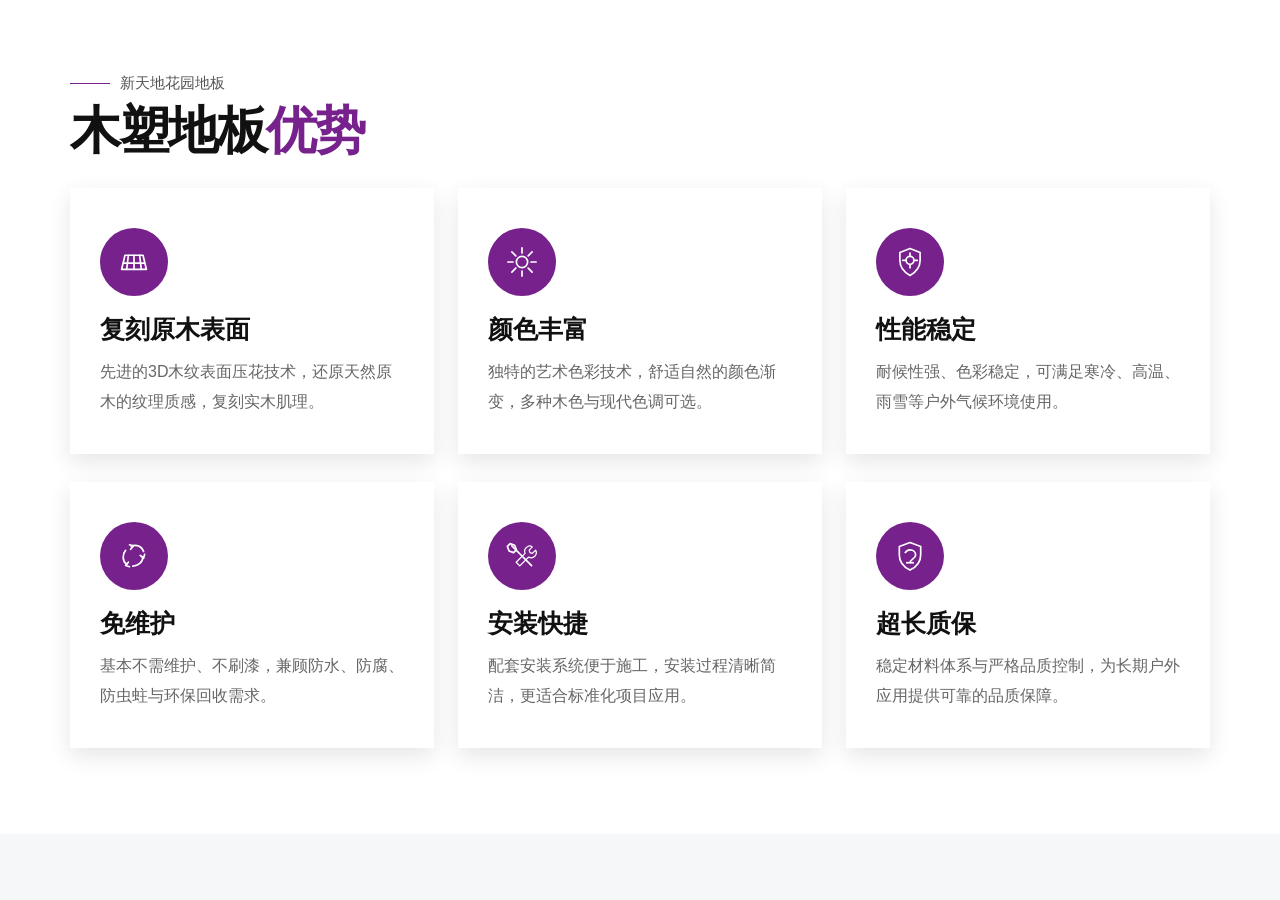
<file: section08-product-advantages/index.html>
<!DOCTYPE html>

<html lang="zh-CN">
<head>
<meta charset="utf-8"/>
<meta content="width=device-width, initial-scale=1.0" name="viewport"/>
<title>Section 08 - 木塑地板优势</title>
<link href="css/style.css" rel="stylesheet"/>
</head>
<body>
<section id="section08">
<div class="inner">
<header class="head">
<p class="eyebrow">新天地花园地板</p>
<h2 class="title">木塑地板<span>优势</span></h2>
</header>
<div class="grid">
<article class="item"><img alt="" aria-hidden="true" class="bg" src="images/advantage-01.svg"/>
<div class="icon">
<img alt="" src="images/icon-01.svg"/>
</div>
<h3>复刻原木表面</h3>
<p>先进的3D木纹表面压花技术，还原天然原木的纹理质感，复刻实木肌理。</p>
</article>
<article class="item"><img alt="" aria-hidden="true" class="bg" src="images/advantage-02.svg"/>
<div class="icon">
<img alt="" src="images/icon-02.svg"/>
</div>
<h3>颜色丰富</h3>
<p>独特的艺术色彩技术，舒适自然的颜色渐变，多种木色与现代色调可选。</p>
</article>
<article class="item"><img alt="" aria-hidden="true" class="bg" src="images/advantage-03.svg"/>
<div class="icon">
<img alt="" src="images/icon-03.svg"/>
</div>
<h3>性能稳定</h3>
<p>耐候性强、色彩稳定，可满足寒冷、高温、雨雪等户外气候环境使用。</p>
</article>
<article class="item"><img alt="" aria-hidden="true" class="bg" src="images/advantage-04.svg"/>
<div class="icon">
<img alt="" src="images/icon-04.svg"/>
</div>
<h3>免维护</h3>
<p>基本不需维护、不刷漆，兼顾防水、防腐、防虫蛀与环保回收需求。</p>
</article>
<article class="item"><img alt="" aria-hidden="true" class="bg" src="images/advantage-05.svg"/>
<div class="icon">
<img alt="" src="images/icon-05.svg"/>
</div>
<h3>安装快捷</h3>
<p>配套安装系统便于施工，安装过程清晰简洁，更适合标准化项目应用。</p>
</article>
<article class="item"><img alt="" aria-hidden="true" class="bg" src="images/advantage-06.svg"/>
<div class="icon">
<img alt="" src="images/icon-06.svg"/>
</div>
<h3>超长质保</h3>
<p>稳定材料体系与严格品质控制，为长期户外应用提供可靠的品质保障。</p>
</article>
</div>
</div>
</section>
</body>
</html>
</file>
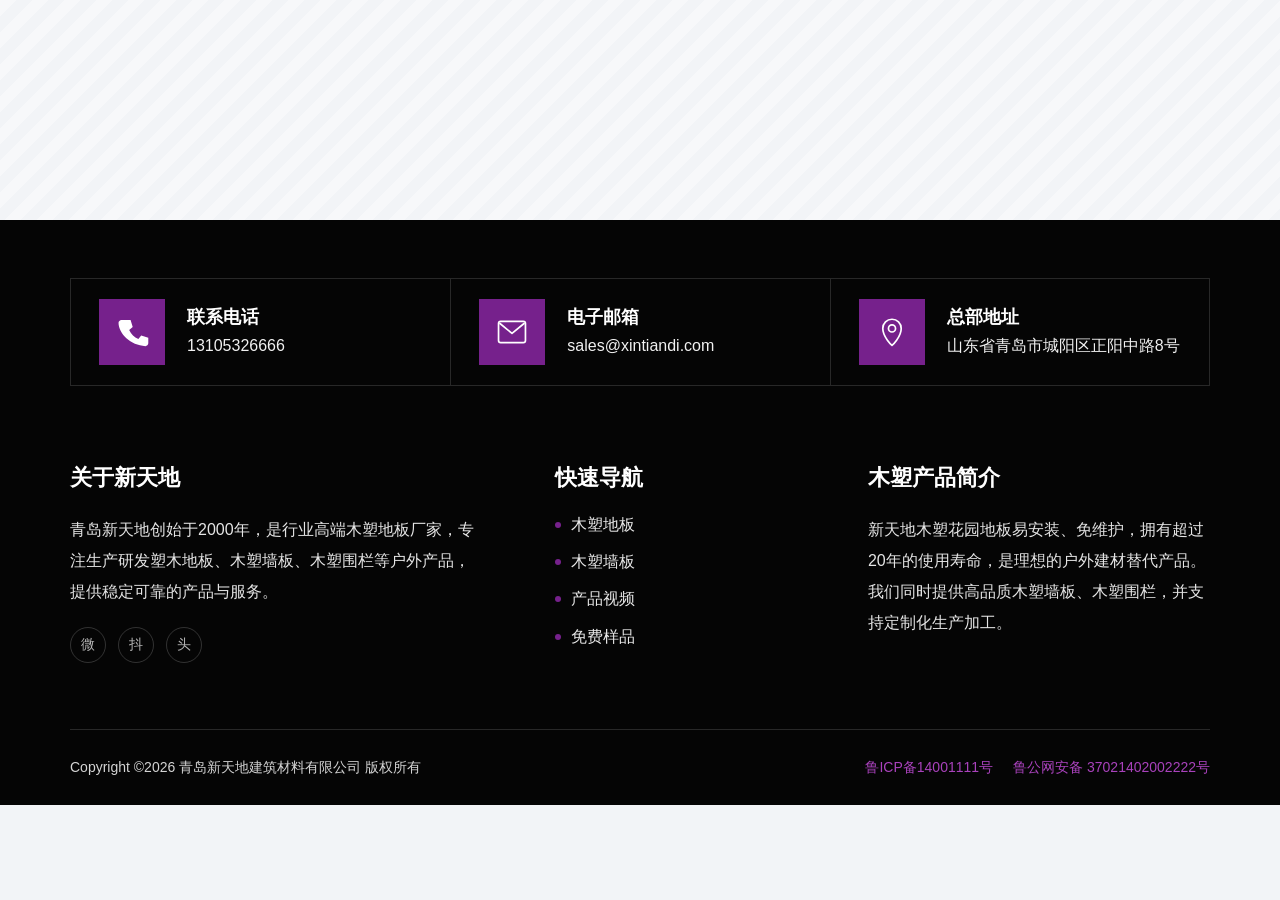
<file: section09-site-footer/index.html>
<!DOCTYPE html>
<html lang="zh-CN">
<head>
    <meta charset="UTF-8">
    <meta name="viewport" content="width=device-width, initial-scale=1.0">
    <title>Section 09 - 企业网站 Footer</title>
    <link rel="stylesheet" href="css/style.css">
</head>
<body>

<div class="demo-space" aria-hidden="true"></div>

<section id="section09">
    <footer class="footer">
        <div class="inner">

            <div class="contact">
                <a class="contact-item" href="tel:13105326666">
                    <span class="icon" aria-hidden="true">
                        <svg viewBox="0 0 48 48">
                            <path d="M14 7h8l3 10-5 4c3 6 7 10 13 13l4-5 10 3v8c0 2-2 4-4 4C22 43 5 26 5 11c0-2 2-4 4-4h5z"/>
                        </svg>
                    </span>
                    <span class="text">
                        <strong>联系电话</strong>
                        <span>13105326666</span>
                    </span>
                </a>

                <a class="contact-item" href="mailto:sales@xintiandi.com">
                    <span class="icon" aria-hidden="true">
                        <svg viewBox="0 0 48 48">
                            <rect x="5" y="9" width="38" height="30" rx="3"/>
                            <path d="M7 12l17 14 17-14"/>
                        </svg>
                    </span>
                    <span class="text">
                        <strong>电子邮箱</strong>
                        <span>sales@xintiandi.com</span>
                    </span>
                </a>

                <div class="contact-item">
                    <span class="icon" aria-hidden="true">
                        <svg viewBox="0 0 48 48">
                            <path d="M24 43s13-12 13-24a13 13 0 10-26 0c0 12 13 24 13 24z"/>
                            <circle cx="24" cy="19" r="5"/>
                        </svg>
                    </span>
                    <span class="text">
                        <strong>总部地址</strong>
                        <span>山东省青岛市城阳区正阳中路8号</span>
                    </span>
                </div>
            </div>

            <div class="main">
                <div class="about">
                    <h2>关于新天地</h2>
                    <p>
                        青岛新天地创始于2000年，是行业高端木塑地板厂家，专注生产研发塑木地板、木塑墙板、木塑围栏等户外产品，提供稳定可靠的产品与服务。
                    </p>

                    <div class="social" aria-label="社交媒体">
                        <a href="#" aria-label="微信">微</a>
                        <a href="#" aria-label="抖音">抖</a>
                        <a href="#" aria-label="头条">头</a>
                    </div>
                </div>

                <nav class="nav" aria-label="底部快速导航">
                    <h2>快速导航</h2>
                    <ul>
                        <li><a href="#">木塑地板</a></li>
                        <li><a href="#">木塑墙板</a></li>
                        <li><a href="#">产品视频</a></li>
                        <li><a href="#">免费样品</a></li>
                    </ul>
                </nav>

                <div class="intro">
                    <h2>木塑产品简介</h2>
                    <p>
                        新天地木塑花园地板易安装、免维护，拥有超过20年的使用寿命，是理想的户外建材替代产品。我们同时提供高品质木塑墙板、木塑围栏，并支持定制化生产加工。
                    </p>
                </div>
            </div>

            <div class="bottom">
                <p>
                    Copyright ©2026 青岛新天地建筑材料有限公司 版权所有
                </p>
                <div class="links">
                    <a href="#">鲁ICP备14001111号</a>
                    <a href="#">鲁公网安备 37021402002222号</a>
                </div>
            </div>

        </div>
    </footer>
</section>

</body>
</html>
</file>
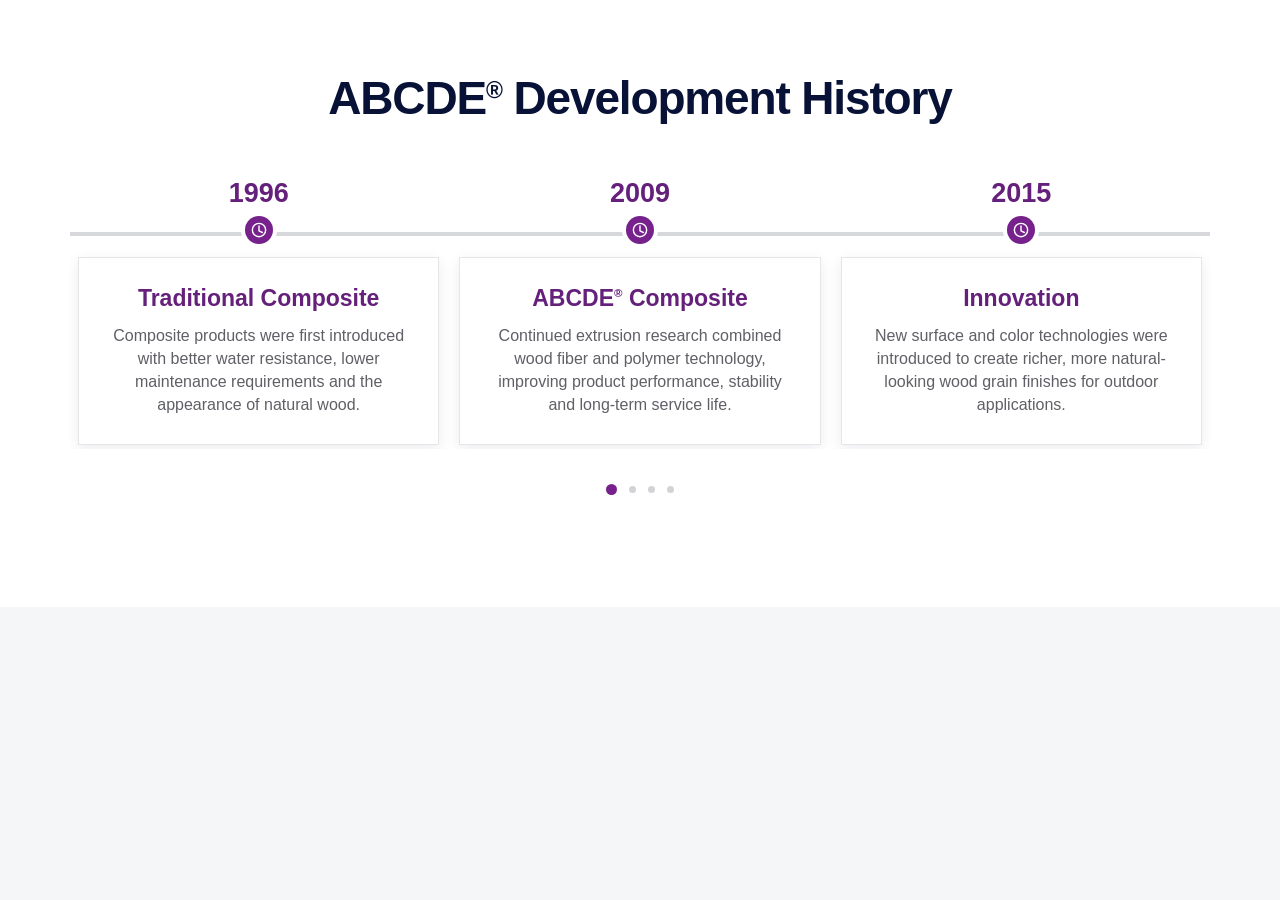
<file: section10-development-timeline/index.html>
<!DOCTYPE html>
<html lang="zh-CN">
<head>
    <meta charset="UTF-8">
    <meta name="viewport" content="width=device-width, initial-scale=1.0">
    <title>Section 10 - 卡片式发展历程</title>
    <link rel="stylesheet" href="vendor/swiper/swiper-bundle.min.css">
    <link rel="stylesheet" href="css/style.css">
</head>
<body>

<section id="section10">
    <div class="inner">

        <header class="head">
            <h2 class="title">ABCDE<sup>®</sup> Development History</h2>
        </header>

        <div class="timeline-shell">

            <div class="timeline-line" aria-hidden="true"></div>

            <div class="history swiper">
                <div class="swiper-wrapper">

                    <article class="item swiper-slide">
                        <div class="year">1996</div>
                        <div class="dot" aria-hidden="true">
                            <svg viewBox="0 0 24 24">
                                <circle cx="12" cy="12" r="8"></circle>
                                <path d="M12 7v6l4 2"></path>
                            </svg>
                        </div>
                        <div class="card">
                            <h3>Traditional Composite</h3>
                            <p>
                                Composite products were first introduced with better water resistance,
                                lower maintenance requirements and the appearance of natural wood.
                            </p>
                        </div>
                    </article>

                    <article class="item swiper-slide">
                        <div class="year">2009</div>
                        <div class="dot" aria-hidden="true">
                            <svg viewBox="0 0 24 24">
                                <circle cx="12" cy="12" r="8"></circle>
                                <path d="M12 7v6l4 2"></path>
                            </svg>
                        </div>
                        <div class="card">
                            <h3>ABCDE<sup>®</sup> Composite</h3>
                            <p>
                                Continued extrusion research combined wood fiber and polymer technology,
                                improving product performance, stability and long-term service life.
                            </p>
                        </div>
                    </article>

                    <article class="item swiper-slide">
                        <div class="year">2015</div>
                        <div class="dot" aria-hidden="true">
                            <svg viewBox="0 0 24 24">
                                <circle cx="12" cy="12" r="8"></circle>
                                <path d="M12 7v6l4 2"></path>
                            </svg>
                        </div>
                        <div class="card">
                            <h3>Innovation</h3>
                            <p>
                                New surface and color technologies were introduced to create richer,
                                more natural-looking wood grain finishes for outdoor applications.
                            </p>
                        </div>
                    </article>

                    <article class="item swiper-slide">
                        <div class="year">2018</div>
                        <div class="dot" aria-hidden="true">
                            <svg viewBox="0 0 24 24">
                                <circle cx="12" cy="12" r="8"></circle>
                                <path d="M12 7v6l4 2"></path>
                            </svg>
                        </div>
                        <div class="card">
                            <h3>Global Expansion</h3>
                            <p>
                                Product systems and project services expanded to more regions,
                                supporting residential, commercial and public landscape applications.
                            </p>
                        </div>
                    </article>

                    <article class="item swiper-slide">
                        <div class="year">2021</div>
                        <div class="dot" aria-hidden="true">
                            <svg viewBox="0 0 24 24">
                                <circle cx="12" cy="12" r="8"></circle>
                                <path d="M12 7v6l4 2"></path>
                            </svg>
                        </div>
                        <div class="card">
                            <h3>Surface Technology</h3>
                            <p>
                                More realistic textures, refined colors and improved weather resistance
                                strengthened the product range for modern outdoor spaces.
                            </p>
                        </div>
                    </article>

                    <article class="item swiper-slide">
                        <div class="year">2025</div>
                        <div class="dot" aria-hidden="true">
                            <svg viewBox="0 0 24 24">
                                <circle cx="12" cy="12" r="8"></circle>
                                <path d="M12 7v6l4 2"></path>
                            </svg>
                        </div>
                        <div class="card">
                            <h3>Sustainable Future</h3>
                            <p>
                                The product system continues to evolve toward efficient manufacturing,
                                recyclable materials and long-life outdoor building solutions.
                            </p>
                        </div>
                    </article>

                </div>
            </div>

            <div class="pagination swiper-pagination" aria-label="发展历程分页"></div>

        </div>

    </div>
</section>

<script src="vendor/swiper/swiper-bundle.min.js"></script>
<script src="js/app.js"></script>
</body>
</html>
</file>
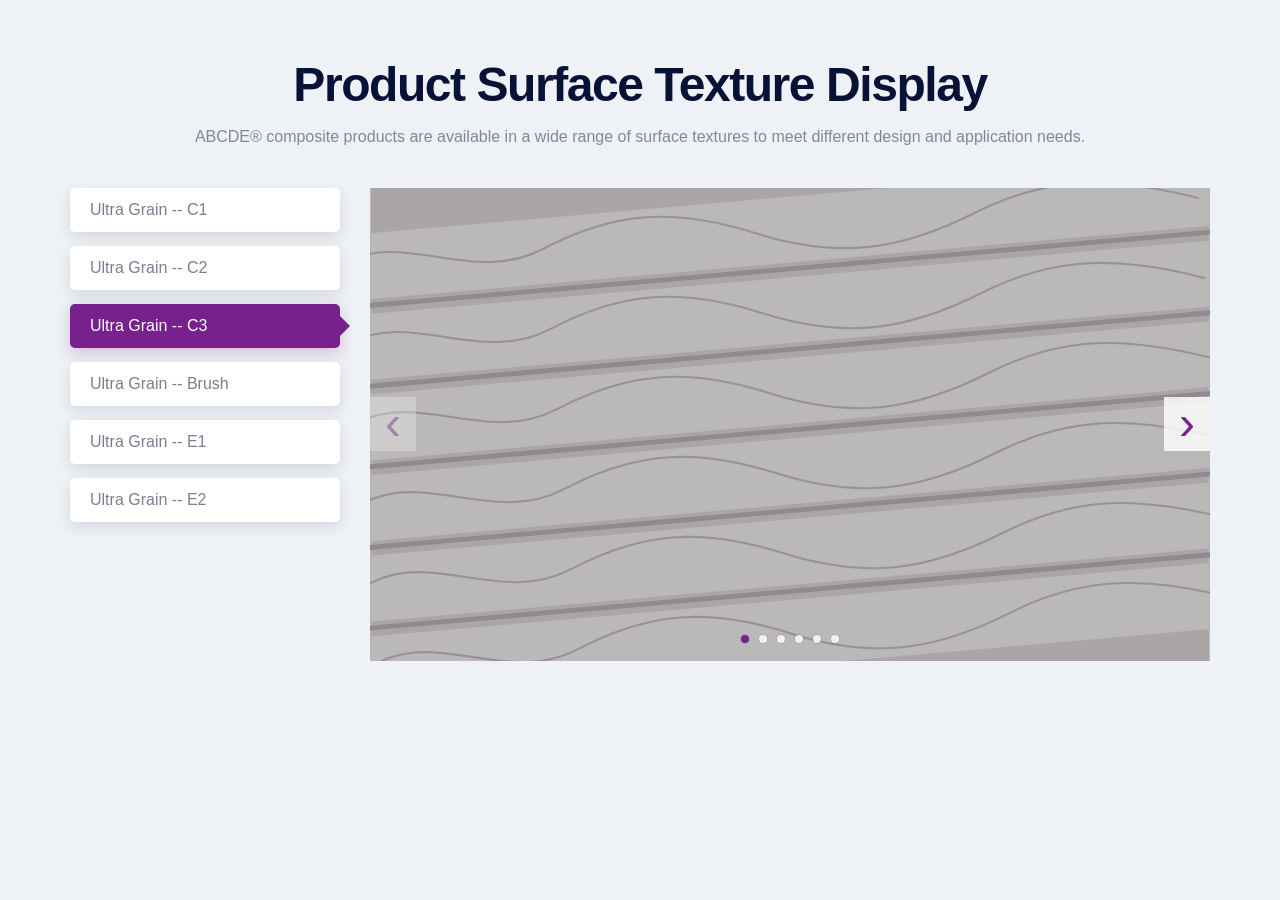
<file: section11-surface-texture-display/index.html>
<!DOCTYPE html>
<html lang="zh-CN">
<head>
    <meta charset="UTF-8">
    <meta name="viewport" content="width=device-width, initial-scale=1.0">
    <title>Section 11 - 产品表面纹理展示</title>
    <link rel="stylesheet" href="vendor/swiper/swiper-bundle.min.css">
    <link rel="stylesheet" href="css/style.css">
</head>
<body>

<section id="section11">
    <div class="inner">

        <header class="head">
            <h2 class="title">Product Surface Texture Display</h2>
            <p class="desc">
                ABCDE® composite products are available in a wide range of surface textures
                to meet different design and application needs.
            </p>
        </header>

        <div class="layout">

            <div class="nav" role="tablist" aria-label="产品表面纹理">
                <button class="tab" type="button" role="tab" data-texture="c1">
                    Ultra Grain -- C1
                </button>

                <button class="tab" type="button" role="tab" data-texture="c2">
                    Ultra Grain -- C2
                </button>

                <button class="tab is-active" type="button" role="tab" data-texture="c3">
                    Ultra Grain -- C3
                </button>

                <button class="tab" type="button" role="tab" data-texture="brush">
                    Ultra Grain -- Brush
                </button>

                <button class="tab" type="button" role="tab" data-texture="e1">
                    Ultra Grain -- E1
                </button>

                <button class="tab" type="button" role="tab" data-texture="e2">
                    Ultra Grain -- E2
                </button>
            </div>

            <div class="viewer">

                <div class="texture swiper" aria-label="产品表面纹理图库">
                    <div class="swiper-wrapper"></div>
                </div>

                <button class="prev" type="button" aria-label="上一张图片">
                    <span aria-hidden="true">‹</span>
                </button>

                <button class="next" type="button" aria-label="下一张图片">
                    <span aria-hidden="true">›</span>
                </button>

                <div class="pagination swiper-pagination" aria-label="图库分页"></div>

            </div>

        </div>

        <div class="templates" hidden>

            <template data-texture="c1">
                <figure class="slide swiper-slide"><img src="images/c1-01.svg" alt="Ultra Grain C1 表面纹理 1"></figure>
                <figure class="slide swiper-slide"><img src="images/c1-02.svg" alt="Ultra Grain C1 表面纹理 2"></figure>
                <figure class="slide swiper-slide"><img src="images/c1-03.svg" alt="Ultra Grain C1 表面纹理 3"></figure>
                <figure class="slide swiper-slide"><img src="images/c1-04.svg" alt="Ultra Grain C1 表面纹理 4"></figure>
                <figure class="slide swiper-slide"><img src="images/c1-05.svg" alt="Ultra Grain C1 表面纹理 5"></figure>
                <figure class="slide swiper-slide"><img src="images/c1-06.svg" alt="Ultra Grain C1 表面纹理 6"></figure>
            </template>

            <template data-texture="c2">
                <figure class="slide swiper-slide"><img src="images/c2-01.svg" alt="Ultra Grain C2 表面纹理 1"></figure>
                <figure class="slide swiper-slide"><img src="images/c2-02.svg" alt="Ultra Grain C2 表面纹理 2"></figure>
                <figure class="slide swiper-slide"><img src="images/c2-03.svg" alt="Ultra Grain C2 表面纹理 3"></figure>
                <figure class="slide swiper-slide"><img src="images/c2-04.svg" alt="Ultra Grain C2 表面纹理 4"></figure>
                <figure class="slide swiper-slide"><img src="images/c2-05.svg" alt="Ultra Grain C2 表面纹理 5"></figure>
                <figure class="slide swiper-slide"><img src="images/c2-06.svg" alt="Ultra Grain C2 表面纹理 6"></figure>
            </template>

            <template data-texture="c3">
                <figure class="slide swiper-slide"><img src="images/c3-01.svg" alt="Ultra Grain C3 表面纹理 1"></figure>
                <figure class="slide swiper-slide"><img src="images/c3-02.svg" alt="Ultra Grain C3 表面纹理 2"></figure>
                <figure class="slide swiper-slide"><img src="images/c3-03.svg" alt="Ultra Grain C3 表面纹理 3"></figure>
                <figure class="slide swiper-slide"><img src="images/c3-04.svg" alt="Ultra Grain C3 表面纹理 4"></figure>
                <figure class="slide swiper-slide"><img src="images/c3-05.svg" alt="Ultra Grain C3 表面纹理 5"></figure>
                <figure class="slide swiper-slide"><img src="images/c3-06.svg" alt="Ultra Grain C3 表面纹理 6"></figure>
            </template>

            <template data-texture="brush">
                <figure class="slide swiper-slide"><img src="images/brush-01.svg" alt="Ultra Grain Brush 表面纹理 1"></figure>
                <figure class="slide swiper-slide"><img src="images/brush-02.svg" alt="Ultra Grain Brush 表面纹理 2"></figure>
                <figure class="slide swiper-slide"><img src="images/brush-03.svg" alt="Ultra Grain Brush 表面纹理 3"></figure>
                <figure class="slide swiper-slide"><img src="images/brush-04.svg" alt="Ultra Grain Brush 表面纹理 4"></figure>
                <figure class="slide swiper-slide"><img src="images/brush-05.svg" alt="Ultra Grain Brush 表面纹理 5"></figure>
                <figure class="slide swiper-slide"><img src="images/brush-06.svg" alt="Ultra Grain Brush 表面纹理 6"></figure>
            </template>

            <template data-texture="e1">
                <figure class="slide swiper-slide"><img src="images/e1-01.svg" alt="Ultra Grain E1 表面纹理 1"></figure>
                <figure class="slide swiper-slide"><img src="images/e1-02.svg" alt="Ultra Grain E1 表面纹理 2"></figure>
                <figure class="slide swiper-slide"><img src="images/e1-03.svg" alt="Ultra Grain E1 表面纹理 3"></figure>
                <figure class="slide swiper-slide"><img src="images/e1-04.svg" alt="Ultra Grain E1 表面纹理 4"></figure>
            </template>

            <template data-texture="e2">
                <figure class="slide swiper-slide"><img src="images/e2-01.svg" alt="Ultra Grain E2 表面纹理 1"></figure>
                <figure class="slide swiper-slide"><img src="images/e2-02.svg" alt="Ultra Grain E2 表面纹理 2"></figure>
                <figure class="slide swiper-slide"><img src="images/e2-03.svg" alt="Ultra Grain E2 表面纹理 3"></figure>
                <figure class="slide swiper-slide"><img src="images/e2-04.svg" alt="Ultra Grain E2 表面纹理 4"></figure>
            </template>

        </div>

    </div>
</section>

<script src="vendor/swiper/swiper-bundle.min.js"></script>
<script src="js/app.js"></script>
</body>
</html>
</file>
<file: section01-project-cases/css/style.css>
#section01,
#section01 * {
  box-sizing: border-box;
}

#section01 {
  --primary: #70208d;
  --primary-dark: #5e1479;
  --text: #25202a;
  --muted: #69616f;
  --surface: #ffffff;
  --shadow: 0 8px 24px rgba(30, 20, 38, 0.10);
  --overlay: rgba(116, 73, 39, 0.78);
  --radius: 3px;
  padding: 76px 0 40px;
  background: #fff;
  color: var(--text);
  font-family: "Microsoft YaHei", "PingFang SC", Arial, sans-serif;
}

#section01 .inner {
  width: min(calc(100% - 40px), 1140px);
  margin-inline: auto;
}

#section01 .head {
  margin-bottom: 46px;
}

#section01 .eyebrow {
  display: flex;
  align-items: center;
  gap: 10px;
  margin: 0 0 7px;
  color: #665c68;
  font-size: 15px;
  line-height: 1.5;
}

#section01 .eyebrow::before {
  width: 40px;
  height: 1px;
  background: var(--primary);
  content: "";
}

#section01 .title {
  margin: 0;
  color: #090909;
  font-size: clamp(38px, 4vw, 52px);
  font-weight: 800;
  line-height: 1.06;
  letter-spacing: -0.04em;
}

#section01 .title span {
  color: var(--primary);
}

#section01 .layout {
  display: grid;
  grid-template-columns: 260px minmax(0, 1fr);
  gap: 24px;
  align-items: stretch;
}

#section01 .nav {
  display: grid;
  gap: 16px;
  align-content: start;
}

#section01 .nav-item {
  position: relative;
  display: flex;
  align-items: center;
  gap: 12px;
  width: 100%;
  min-height: 61px;
  padding: 14px 18px;
  border: 0;
  background: var(--surface);
  box-shadow: var(--shadow);
  color: #5f5864;
  font: inherit;
  font-size: 17px;
  text-align: left;
  cursor: pointer;
  transition: background-color .22s ease, color .22s ease, transform .22s ease, box-shadow .22s ease;
}

#section01 .nav-item:hover {
  color: var(--primary);
  transform: translateX(3px);
  box-shadow: 0 10px 28px rgba(30, 20, 38, 0.14);
}

#section01 .nav-item:focus-visible {
  outline: 2px solid var(--primary);
  outline-offset: 3px;
}

#section01 .nav-item.is-active {
  background: var(--primary);
  color: #fff;
  box-shadow: none;
}

#section01 .nav-item.is-active::after {
  position: absolute;
  top: 50%;
  right: -11px;
  width: 0;
  height: 0;
  border-top: 10px solid transparent;
  border-bottom: 10px solid transparent;
  border-left: 11px solid var(--primary);
  content: "";
  transform: translateY(-50%);
}

#section01 .icon {
  display: grid;
  width: 16px;
  flex: 0 0 16px;
  place-items: center;
  color: var(--primary);
  font-size: 15px;
  line-height: 1;
}

#section01 .nav-item.is-active .icon {
  color: #fff;
}

#section01 .panels {
  min-width: 0;
}

#section01 .panel {
  position: relative;
  min-height: 420px;
  overflow: hidden;
  border-radius: var(--radius);
  background: #ddd;
  box-shadow: 0 10px 26px rgba(31, 22, 35, 0.12);
}

#section01 .panel[hidden] {
  display: none;
}

#section01 .image {
  display: block;
  width: 100%;
  height: 450px;
  object-fit: cover;
}

#section01 .info {
  position: absolute;
  right: 0;
  bottom: 0;
  left: 0;
  padding: 21px 20px 25px;
  background: var(--overlay);
  color: #fff;
  backdrop-filter: blur(2px);
}

#section01 .info h2 {
  margin: 0 0 10px;
  font-size: 21px;
  line-height: 1.35;
}

#section01 .info p {
  margin: 0;
  font-size: 15px;
  line-height: 1.75;
}

#section01 .info .meta {
  margin-bottom: 7px;
  font-size: 14px;
}

#section01 .info strong {
  font-weight: 700;
}

@media (max-width: 991px) {
  #section01 {
    padding-top: 64px;
  }

  #section01 .head {
    margin-bottom: 34px;
  }

  #section01 .layout {
    grid-template-columns: 1fr;
    gap: 22px;
  }

  #section01 .nav {
    grid-template-columns: repeat(3, minmax(0, 1fr));
    gap: 12px;
  }

  #section01 .nav-item {
    min-height: 56px;
    padding: 12px 15px;
    font-size: 15px;
  }

  #section01 .nav-item.is-active::after {
    top: auto;
    right: auto;
    bottom: -9px;
    left: 50%;
    border-top: 9px solid var(--primary);
    border-right: 9px solid transparent;
    border-bottom: 0;
    border-left: 9px solid transparent;
    transform: translateX(-50%);
  }
}

@media (max-width: 767px) {
  #section01 {
    padding: 48px 0 24px;
  }

  #section01 .inner {
    width: min(calc(100% - 32px), 1140px);
  }

  #section01 .head {
    margin-bottom: 28px;
  }

  #section01 .eyebrow {
    font-size: 13px;
  }

  #section01 .eyebrow::before {
    width: 30px;
  }

  #section01 .title {
    font-size: clamp(34px, 11vw, 44px);
  }

  #section01 .nav {
    display: grid;
    grid-template-columns: repeat(2, minmax(0, 1fr));
    gap: 10px;
    padding: 8px;
    border-radius: 4px;
    background: #f7f4f8;
  }

  #section01 .nav-item {
    min-width: 0;
    min-height: 50px;
    padding: 11px 12px;
    gap: 9px;
    border: 1px solid rgba(112, 32, 141, 0.08);
    box-shadow: 0 4px 12px rgba(30, 20, 38, 0.08);
    font-size: 14px;
  }

  #section01 .nav-item:hover {
    transform: none;
  }

  #section01 .nav-item.is-active {
    border-color: var(--primary);
    box-shadow: 0 5px 14px rgba(112, 32, 141, 0.18);
  }

  #section01 .nav-item.is-active::after {
    display: none;
  }

  #section01 .icon {
    width: 15px;
    flex-basis: 15px;
    font-size: 14px;
  }

  #section01 .panel {
    min-height: 0;
    height: 450px;
  }

  #section01 .image {
    width: 100%;
    height: 100%;
    min-height: 0;
    object-fit: cover;
  }

  #section01 .info {
    position: absolute;
    right: 0;
    bottom: 0;
    left: 0;
    min-height: 0;
    overflow: visible;
    padding: 18px 17px 20px;
    background: rgba(117, 80, 49, 0.94);
    backdrop-filter: none;
  }

  #section01 .info h2 {
    margin-bottom: 8px;
    font-size: 19px;
  }

  #section01 .info p {
    font-size: 14px;
    line-height: 1.7;
  }

  #section01 .info .meta {
    font-size: 13px;
  }
}

@media (max-width: 380px) {
  #section01 .panel {
    height: 430px;
  }

  #section01 .nav {
    gap: 8px;
    padding: 7px;
  }

  #section01 .nav-item {
    min-height: 48px;
    padding: 10px;
    gap: 7px;
    font-size: 13px;
  }
}
</file>
<file: section02-featured-products/css/style.css>
#section02,
#section02 * {
  box-sizing: border-box;
}

#section02 {
  --primary: #70208d;
  --text: #111;
  --muted: #5f5962;
  --surface: #fff;
  --bg: #f5f5f6;
  --shadow: 0 10px 30px rgba(32, 22, 37, .13);
  padding: 76px 0 96px;
  overflow: hidden;
  background: var(--bg);
  color: var(--text);
  font-family: "Microsoft YaHei", "PingFang SC", Arial, sans-serif;
}

#section02 .inner {
  width: min(calc(100% - 40px), 1140px);
  margin-inline: auto;
}

#section02 .head {
  margin-bottom: 28px;
}

#section02 .eyebrow {
  display: flex;
  align-items: center;
  gap: 10px;
  margin: 0 0 8px;
  color: #655d68;
  font-size: 15px;
  line-height: 1.5;
}

#section02 .eyebrow::before {
  width: 40px;
  height: 1px;
  flex: 0 0 40px;
  background: var(--primary);
  content: "";
}

#section02 .title {
  margin: 0;
  color: #090909;
  font-size: clamp(38px, 4vw, 52px);
  font-weight: 800;
  line-height: 1.06;
  letter-spacing: -.04em;
}

#section02 .title span,
#section02 .caption h2 span {
  color: var(--primary);
}

#section02 .list {
  display: grid;
  gap: 72px;
}

#section02 .item {
  position: relative;
  min-height: 355px;
}

#section02 .media {
  width: 68%;
  margin: 0;
}

#section02 .media img {
  display: block;
  width: 100%;
  height: 355px;
  object-fit: cover;
}

#section02 .caption {
  position: absolute;
  z-index: 2;
  top: 50%;
  right: 0;
  width: 50%;
  min-height: 300px;
  padding: 50px 46px 42px;
  background: var(--surface);
  box-shadow: var(--shadow);
  transform: translateY(-50%);
}

#section02 .caption h2 {
  margin: 0 0 18px;
  font-size: 25px;
  font-weight: 800;
  line-height: 1.34;
}

#section02 .caption h2 span {
  display: inline-block;
  margin-top: 3px;
  font-size: 24px;
}

#section02 .caption p {
  margin: 0 0 18px;
  color: var(--muted);
  font-size: 15px;
  line-height: 1.9;
}

#section02 .more {
  display: inline-block;
  color: #111;
  font-size: 15px;
  font-weight: 700;
  line-height: 1.5;
  text-decoration: none;
  border-bottom: 1px solid var(--primary);
  transition: color .2s ease;
}

#section02 .more:hover {
  color: var(--primary);
}

#section02 .more:focus-visible {
  outline: 2px solid var(--primary);
  outline-offset: 4px;
}

#section02 .item.reverse .media {
  margin-left: auto;
}

#section02 .item.reverse .caption {
  right: auto;
  left: 0;
}

@media (max-width: 991px) {
  #section02 {
    padding-top: 64px;
  }

  #section02 .list {
    gap: 64px;
  }

  #section02 .item {
    min-height: 320px;
  }

  #section02 .media img {
    height: 320px;
  }

  #section02 .caption {
    width: 54%;
    min-height: 275px;
    padding: 38px 34px 32px;
  }

  #section02 .caption h2 {
    font-size: 22px;
  }

  #section02 .caption h2 span {
    font-size: 22px;
  }

  #section02 .caption p {
    line-height: 1.75;
  }
}

@media (max-width: 767px) {
  #section02 {
    padding: 48px 0 58px;
  }

  #section02 .inner {
    width: min(calc(100% - 32px), 1140px);
  }

  #section02 .head {
    margin-bottom: 28px;
  }

  #section02 .eyebrow {
    font-size: 13px;
  }

  #section02 .eyebrow::before {
    width: 30px;
    flex-basis: 30px;
  }

  #section02 .title {
    font-size: clamp(34px, 11vw, 44px);
  }

  #section02 .list {
    gap: 48px;
  }

  #section02 .item,
  #section02 .item.reverse {
    min-height: 0;
  }

  #section02 .media,
  #section02 .item.reverse .media {
    width: 100%;
    margin: 0;
  }

  #section02 .media img {
    height: 270px;
  }

  #section02 .caption,
  #section02 .item.reverse .caption {
    position: relative;
    top: auto;
    right: auto;
    left: auto;
    transform: none;
    width: calc(100% - 18px);
    min-height: 0;
    margin: -28px 0 0 auto;
    padding: 30px 24px 28px;
  }

  #section02 .item.reverse .caption {
    margin-right: auto;
    margin-left: 0;
  }

  #section02 .caption h2 {
    margin-bottom: 14px;
    font-size: 21px;
  }

  #section02 .caption h2 span {
    font-size: 21px;
  }

  #section02 .caption p {
    margin-bottom: 16px;
    font-size: 14px;
    line-height: 1.75;
  }
}

@media (max-width: 380px) {
  #section02 .media img {
    height: 240px;
  }

  #section02 .caption,
  #section02 .item.reverse .caption {
    width: 100%;
    margin-top: 0;
    padding: 26px 20px 24px;
  }
}
</file>
<file: section03-color-cards/css/style.css>
#section03 {
  --primary: #76249a;
  --text: #171717;
  --muted: #666;
  --bg: #f4f4f4;
  --line: #dedede;
  --container: 1140px;
  background: var(--bg);
  padding: 90px 0;
  overflow: hidden;
  color: var(--text);
  font-family: "Microsoft YaHei", "PingFang SC", Arial, sans-serif;
}

#section03 *,
#section03 *::before,
#section03 *::after {
  box-sizing: border-box;
}

#section03 .inner {
  width: min(calc(100% - 40px), var(--container));
  margin-inline: auto;
}

#section03 .content {
  display: grid;
  grid-template-columns: 280px minmax(0, 1fr);
  align-items: center;
  gap: 44px;
}

#section03 .intro {
  position: relative;
  z-index: 2;
}

#section03 .eyebrow {
  display: flex;
  align-items: center;
  gap: 12px;
  margin: 0 0 12px;
  color: #555;
  font-size: 14px;
  line-height: 1.5;
}

#section03 .eyebrow::before {
  width: 40px;
  height: 1px;
  background: var(--primary);
  content: "";
}

#section03 .title {
  margin: 0 0 12px;
  color: #060606;
  font-size: clamp(38px, 4vw, 52px);
  font-weight: 800;
  line-height: 1.05;
  letter-spacing: -1px;
}

#section03 .title span {
  color: var(--primary);
}

#section03 .desc {
  margin: 0 0 14px;
  color: #555;
  font-size: 15px;
  line-height: 1.9;
}

#section03 .current {
  margin: 0 0 18px;
  font-size: 17px;
  font-weight: 700;
  line-height: 1.5;
}

#section03 .current strong {
  margin-left: 6px;
  color: var(--primary);
  text-decoration: underline;
  text-underline-offset: 4px;
}

#section03 .swatches {
  display: grid;
  grid-template-columns: repeat(3, 66px);
  gap: 16px 18px;
  margin-bottom: 24px;
}

#section03 .swatch {
  width: 66px;
  height: 66px;
  padding: 0;
  overflow: hidden;
  border: 2px solid transparent;
  border-radius: 50%;
  background: transparent;
  cursor: pointer;
  transition: border-color .25s ease, transform .25s ease;
}

#section03 .swatch:hover {
  transform: translateY(-2px);
}

#section03 .swatch:focus-visible {
  outline: 2px solid var(--primary);
  outline-offset: 3px;
}

#section03 .swatch.is-active {
  border-color: var(--primary);
}

#section03 .swatch img {
  display: block;
  width: 100%;
  height: 100%;
  object-fit: cover;
  border-radius: inherit;
}

#section03 .more {
  display: inline-block;
  color: #4b4b4b;
  font-size: 14px;
  line-height: 1.5;
  text-decoration: none;
  border-bottom: 1px solid #999;
}

#section03 .more:hover {
  color: var(--primary);
  border-color: var(--primary);
}

#section03 .viewer {
  position: relative;
  width: 100%;
  min-width: 0;
  max-width: 100%;
  aspect-ratio: 1.86 / 1;
  overflow: hidden;
  background: #ddd;
}

/*
 * 只保留 Section 03 实际需要的 Swiper 基础结构。
 * 即使本地 Swiper CSS 意外未加载，也不会出现横向/纵向超长滚动条。
 */
#section03 .viewer .swiper-wrapper {
  position: relative;
  z-index: 1;
  display: flex;
  width: 100%;
  height: 100%;
  margin: 0;
  padding: 0;
  box-sizing: border-box;
  transition-property: transform;
}

#section03 .viewer .swiper-slide {
  position: relative;
  display: block;
  flex: 0 0 100%;
  width: 100%;
  max-width: 100%;
  height: 100%;
  margin: 0;
  overflow: hidden;
}

#section03 .slide img {
  display: block;
  width: 100%;
  height: 100%;
  object-fit: cover;
}

/* Swiper 未初始化时只显示当前场景，作为本地脚本不可用时的兜底。 */
#section03 .viewer:not(.swiper-initialized) .swiper-wrapper {
  display: block;
}

#section03 .viewer:not(.swiper-initialized) .slide {
  position: absolute;
  inset: 0;
  display: none;
}

#section03 .viewer:not(.swiper-initialized) .slide.is-active {
  display: block;
}

/* Fade 效果需要的最小样式。 */
#section03 .viewer.swiper-fade .swiper-slide {
  pointer-events: none;
  transition-property: opacity;
}

#section03 .viewer.swiper-fade .swiper-slide-active {
  pointer-events: auto;
}

#section03 .swiper-pagination {
  position: absolute;
  right: 0;
  bottom: 18px;
  left: 0;
  z-index: 3;
  display: flex;
  align-items: center;
  justify-content: center;
  gap: 8px;
  width: 100%;
  margin: 0;
  text-align: center;
}

#section03 .swiper-pagination-bullet {
  display: block;
  flex: 0 0 9px;
  width: 9px;
  height: 9px;
  margin: 0 !important;
  padding: 0;
  border: 1px solid #fff;
  border-radius: 50%;
  background: transparent;
  opacity: 1;
  box-shadow: 0 0 0 1px rgba(0, 0, 0, .08);
  cursor: pointer;
}

#section03 .swiper-pagination-bullet-active {
  border-color: var(--primary);
  background: var(--primary);
}

@media (max-width: 991px) {
  #section03 {
    padding: 72px 0;
  }

  #section03 .content {
    grid-template-columns: 240px minmax(0, 1fr);
    gap: 32px;
  }

  #section03 .swatches {
    grid-template-columns: repeat(3, 60px);
    gap: 14px;
  }

  #section03 .swatch {
    width: 60px;
    height: 60px;
  }
}

@media (max-width: 767px) {
  #section03 {
    padding: 56px 0;
  }

  #section03 .inner {
    width: min(calc(100% - 32px), var(--container));
  }

  #section03 .content {
    grid-template-columns: 1fr;
    gap: 30px;
  }

  #section03 .intro {
    max-width: none;
  }

  #section03 .title {
    font-size: clamp(36px, 11vw, 48px);
  }

  #section03 .desc {
    max-width: 520px;
  }

  #section03 .swatches {
    grid-template-columns: repeat(6, 54px);
    gap: 12px;
    overflow-x: auto;
    padding: 2px 2px 6px;
    scrollbar-width: none;
  }

  #section03 .swatches::-webkit-scrollbar {
    display: none;
  }

  #section03 .swatch {
    width: 54px;
    height: 54px;
  }

  #section03 .viewer {
    aspect-ratio: 4 / 3;
  }
}

@media (max-width: 420px) {
  #section03 .swatches {
    grid-template-columns: repeat(3, 58px);
    overflow: visible;
  }

  #section03 .swatch {
    width: 58px;
    height: 58px;
  }

  #section03 .viewer {
    aspect-ratio: 1 / 1;
  }
}

@media (prefers-reduced-motion: reduce) {
  #section03 .swatch {
    transition: none;
  }
}
</file>
<file: section05-company-timeline/css/style.css>
#section05 {
  --accent: #6f207f;
  --accent-soft: rgba(255, 255, 255, .64);
  --white: #ffffff;
  --text: #111111;
  --container: 1140px;
  box-sizing: border-box;
  position: relative;
  overflow: hidden;
  min-height: 0;
  background: linear-gradient(to bottom, #ffffff 0 100px, var(--accent) 100px 100%);
  font-family: Arial, "Microsoft YaHei", sans-serif;
}

#section05 *,
#section05 *::before,
#section05 *::after {
  box-sizing: inherit;
}

#section05 .inner {
  position: relative;
  width: min(calc(100% - 40px), var(--container));
  margin-inline: auto;
  padding-bottom: 22px;
}

#section05 .top {
  display: grid;
  grid-template-columns: 260px minmax(0, 1fr);
  gap: 42px;
  align-items: start;
}

#section05 .head {
  padding-top: 142px;
  color: var(--white);
}

#section05 .eyebrow {
  position: relative;
  margin: 0 0 12px;
  padding-left: 48px;
  font-size: 15px;
  line-height: 1.6;
}

#section05 .eyebrow::before {
  content: "";
  position: absolute;
  left: 0;
  top: .78em;
  width: 38px;
  height: 1px;
  background: rgba(255, 255, 255, .8);
}

#section05 .title {
  margin: 0;
  font-size: clamp(42px, 4.2vw, 58px);
  line-height: 1.05;
  font-weight: 800;
  letter-spacing: -.03em;
}

#section05 .slider-wrap {
  position: relative;
  width: min(100%, 600px);
  justify-self: center;
  min-width: 0;
  padding-top: 18px;
}

#section05 .slider {
  width: 100%;
  height: 376px;
  overflow: hidden;
  background: var(--white);
  box-shadow: 0 14px 32px rgba(30, 8, 36, .18);
}

#section05 .slider .swiper-wrapper,
#section05 .slider .swiper-slide {
  width: 100%;
  height: 100%;
}

#section05 .slide {
  display: grid;
  grid-template-rows: 300px 76px;
  background: var(--white);
}

#section05 .visual {
  position: relative;
  min-width: 0;
  overflow: hidden;
}

#section05 .visual img {
  display: block;
  width: 100%;
  height: 100%;
  object-fit: cover;
}

#section05 .summary {
  position: absolute;
  right: 0;
  bottom: 0;
  left: 0;
  margin: 0;
  padding: 12px 24px;
  background: rgba(35, 27, 22, .62);
  color: var(--white);
  font-size: 15px;
  line-height: 1.65;
  text-align: center;
}

#section05 .milestone {
  display: flex;
  align-items: center;
  justify-content: center;
  margin: 0;
  padding: 10px 28px;
  color: var(--text);
  background: var(--white);
  font-size: 24px;
  line-height: 1.25;
  font-weight: 800;
  text-align: center;
}

#section05 .nav {
  position: absolute;
  top: 206px;
  z-index: 10;
  display: grid;
  place-items: center;
  width: 48px;
  height: 48px;
  padding: 0;
  border: 0;
  background: transparent;
  color: var(--white);
  cursor: pointer;
  transform: translateY(-50%);
}

#section05 .nav.prev {
  left: -78px;
}

#section05 .nav.next {
  right: -78px;
}

#section05 .nav span {
  display: block;
  font-family: Arial, sans-serif;
  font-size: 54px;
  font-weight: 200;
  line-height: .8;
  transform: translateY(-2px);
}

#section05 .nav:focus-visible,
#section05 .year:focus-visible {
  outline: 2px solid var(--white);
  outline-offset: 4px;
}

#section05 .timeline-shell {
  --timeline-gap: 56px;
  --axis-y: 8px;
  position: relative;
  margin-top: var(--timeline-gap);
}

#section05 .timeline-shell::before {
  content: "";
  position: absolute;
  top: var(--axis-y);
  right: 0;
  left: 0;
  z-index: 0;
  height: 1px;
  background: rgba(255, 255, 255, .4);
}

#section05 .timeline-shell::after {
  content: "";
  position: absolute;
  top: calc(-1 * var(--timeline-gap));
  left: 50%;
  z-index: 0;
  width: 1px;
  height: calc(var(--timeline-gap) + var(--axis-y));
  background: rgba(255, 255, 255, .78);
  transform: translateX(-50%);
  pointer-events: none;
}

#section05 .timeline {
  position: relative;
  z-index: 1;
  width: 100%;
  padding-top: var(--axis-y);
  overflow: hidden;
}

#section05 .timeline .swiper-wrapper {
  align-items: flex-start;
}

#section05 .year {
  position: relative;
  min-width: 0;
  padding-top: 28px;
  color: var(--accent-soft);
  font-size: 17px;
  line-height: 1;
  font-weight: 700;
  text-align: center;
  cursor: pointer;
  user-select: none;
  transition: color .25s ease, font-size .25s ease, opacity .25s ease;
}

#section05 .year::before {
  content: "";
  position: absolute;
  top: -4px;
  left: 50%;
  z-index: 2;
  width: 8px;
  height: 8px;
  border-radius: 50%;
  background: #a979b2;
  transform: translateX(-50%);
  transition: width .25s ease, height .25s ease, background .25s ease;
}

#section05 .year::after {
  content: none;
}

#section05 .year.is-active {
  color: var(--white);
  font-size: 40px;
  font-weight: 800;
}

#section05 .year.is-active::before {
  top: -7px;
  width: 14px;
  height: 14px;
  background: var(--white);
}

#section05 .swiper-slide {
  min-width: 0;
}

@media (hover: hover) and (pointer: fine) {
  #section05 .nav:hover {
    opacity: .72;
  }

  #section05 .year:hover:not(.is-active) {
    color: rgba(255, 255, 255, .78);
  }
}

@media (max-width: 991px) {
  #section05 {
    min-height: 0;
    background: linear-gradient(to bottom, #ffffff 0 74px, var(--accent) 74px 100%);
  }

  #section05 .inner {
    padding-bottom: 20px;
  }

  #section05 .top {
    grid-template-columns: 210px minmax(0, 1fr);
    gap: 28px;
  }

  #section05 .head {
    padding-top: 118px;
  }

  #section05 .slider {
    height: 342px;
  }

  #section05 .slide {
    grid-template-rows: 270px 72px;
  }

  #section05 .summary {
    padding: 10px 18px;
    font-size: 14px;
  }

  #section05 .milestone {
    font-size: 22px;
  }

  #section05 .nav {
    top: 189px;
  }

  #section05 .nav.prev {
    left: -48px;
  }

  #section05 .nav.next {
    right: -48px;
  }

  #section05 .timeline-shell {
    --timeline-gap: 40px;
  }

  #section05 .year.is-active {
    font-size: 36px;
  }

}

@media (max-width: 767px) {
  #section05 {
    background: var(--accent);
  }

  #section05 .inner {
    width: min(calc(100% - 32px), var(--container));
    padding: 54px 0 26px;
  }

  #section05 .top {
    display: block;
  }

  #section05 .head {
    padding-top: 0;
    margin-bottom: 28px;
  }

  #section05 .eyebrow {
    padding-left: 42px;
    font-size: 14px;
  }

  #section05 .eyebrow::before {
    width: 32px;
  }

  #section05 .title {
    font-size: 42px;
  }

  #section05 .slider-wrap {
    width: 100%;
    padding-top: 0;
  }

  #section05 .slider {
    height: 382px;
    border-radius: 2px;
  }

  #section05 .slide {
    grid-template-rows: 300px 82px;
  }

  #section05 .summary {
    padding: 12px 16px;
    font-size: 14px;
    line-height: 1.55;
  }

  #section05 .milestone {
    padding: 10px 18px;
    font-size: 22px;
  }

  #section05 .nav {
    top: 191px;
    width: 42px;
    height: 42px;
    border-radius: 50%;
    background: rgba(29, 7, 34, .35);
  }

  #section05 .nav.prev {
    left: 8px;
  }

  #section05 .nav.next {
    right: 8px;
  }

  #section05 .nav span {
    font-size: 42px;
  }

  #section05 .timeline-shell {
    --timeline-gap: 40px;
  }

  #section05 .year {
    padding-top: 24px;
    font-size: 15px;
  }

  #section05 .year.is-active {
    font-size: 32px;
  }

}

@media (max-width: 420px) {
  #section05 .nav {
    top: 182px;
  }

  #section05 .slider {
    height: 363px;
  }

  #section05 .slide {
    grid-template-rows: 285px 78px;
  }

  #section05 .summary {
    font-size: 13px;
  }

  #section05 .milestone {
    font-size: 20px;
  }
}

@media (prefers-reduced-motion: reduce) {
  #section05 .year,
  #section05 .year::before {
    transition: none;
  }
}
</file>
<file: section06-corporate-culture/css/style.css>
#section06,
#section06 * {
  box-sizing: border-box;
}

#section06 img {
  display: block;
  max-width: 100%;
}

#section06 {
  --primary: #6f238c;
  --primary-dark: #57186f;
  --text: #111;
  --muted: #555;
  --container: 1140px;

  padding: 40px 0 92px;
  overflow: hidden;
  background: #fff;
}

#section06 .inner {
  width: min(calc(100% - 40px), var(--container));
  margin-inline: auto;
}

#section06 .head {
  margin-bottom: 26px;
}

#section06 .eyebrow {
  position: relative;
  margin: 0 0 8px;
  padding-left: 50px;
  color: var(--muted);
  font-size: 14px;
  line-height: 1.5;
}

#section06 .eyebrow::before {
  content: "";
  position: absolute;
  top: 50%;
  left: 0;
  width: 40px;
  height: 1px;
  background: var(--primary);
  transform: translateY(-50%);
}

#section06 .title {
  margin: 0;
  color: var(--text);
  font-size: clamp(38px, 4vw, 52px);
  font-weight: 800;
  line-height: 1.05;
  letter-spacing: -0.03em;
}

#section06 .title span {
  color: var(--primary);
}

#section06 .grid {
  display: grid;
  grid-template-columns: repeat(3, minmax(0, 1fr));
  gap: 24px;
  align-items: start;
}

#section06 .item {
  position: relative;
  min-width: 0;
  padding-bottom: 42px;
}

#section06 .media {
  margin: 0;
  overflow: hidden;
  aspect-ratio: 5 / 6;
  background: #eee;
}

#section06 .media img {
  width: 100%;
  height: 100%;
  object-fit: cover;
  transition: transform .55s ease;
}

#section06 .caption {
  position: absolute;
  z-index: 2;
  right: 11%;
  bottom: 0;
  left: 11%;
  min-height: 106px;
  padding: 24px 20px 20px;
  color: #fff;
  background: var(--primary);
  text-align: center;
  display: flex;
  flex-direction: column;
  align-items: center;
  justify-content: center;
  transition: opacity .35s ease, transform .35s ease;
}

#section06 .caption h3,
#section06 .overlay h3 {
  margin: 0;
  font-size: 20px;
  font-weight: 700;
  line-height: 1.35;
}

#section06 .caption p,
#section06 .overlay .en {
  margin: 6px 0 0;
  font-size: 16px;
  line-height: 1.4;
}

#section06 .overlay {
  position: absolute;
  z-index: 3;
  inset: 0 0 42px;
  display: flex;
  align-items: center;
  justify-content: center;
  color: #fff;
  background: linear-gradient(145deg, rgba(120, 39, 150, .96), rgba(87, 24, 111, .97));
  opacity: 0;
  visibility: hidden;
  transition: opacity .38s ease, visibility .38s ease;
}

#section06 .overlay::before,
#section06 .overlay::after {
  content: "";
  position: absolute;
  border: 1px solid rgba(255,255,255,.12);
  border-radius: 50%;
  pointer-events: none;
}

#section06 .overlay::before {
  width: 190px;
  height: 190px;
  right: -72px;
  bottom: -62px;
}

#section06 .overlay::after {
  width: 120px;
  height: 120px;
  left: -48px;
  top: -45px;
}

#section06 .content {
  position: relative;
  z-index: 1;
  width: min(82%, 300px);
  text-align: center;
}

#section06 .overlay .desc {
  margin: 22px 0 0;
  font-size: 15px;
  line-height: 1.9;
  text-align: left;
}

@media (hover: hover) and (pointer: fine) {
  #section06 .item:hover .media img {
    transform: scale(1.04);
  }

  #section06 .item:hover .caption {
    opacity: 0;
    transform: translateY(8px);
  }

  #section06 .item:hover .overlay {
    opacity: 1;
    visibility: visible;
  }
}

@media (max-width: 991px) {
  #section06 {
    padding: 56px 0 78px;
  }

  #section06 .grid {
    gap: 18px;
  }

  #section06 .caption {
    right: 7%;
    left: 7%;
    min-height: 96px;
    padding: 20px 14px 18px;
  }

  #section06 .caption h3,
  #section06 .overlay h3 {
    font-size: 18px;
  }

  #section06 .caption p,
  #section06 .overlay .en {
    font-size: 14px;
  }

  #section06 .overlay .desc {
    margin-top: 16px;
    font-size: 13px;
    line-height: 1.75;
  }
}

@media (max-width: 767px) {
  #section06 {
    padding: 54px 0 64px;
  }

  #section06 .inner {
    width: min(calc(100% - 32px), var(--container));
  }

  #section06 .head {
    margin-bottom: 24px;
  }

  #section06 .eyebrow {
    padding-left: 42px;
    font-size: 13px;
  }

  #section06 .eyebrow::before {
    width: 32px;
  }

  #section06 .title {
    font-size: clamp(36px, 11vw, 46px);
  }

  #section06 .grid {
    grid-template-columns: 1fr;
    gap: 34px;
  }

  #section06 .item {
    padding-bottom: 36px;
  }

  #section06 .media {
    aspect-ratio: 4 / 4.7;
  }

  #section06 .caption {
    right: 8%;
    left: 8%;
    min-height: 92px;
    padding: 18px 16px 16px;
  }

  #section06 .caption h3 {
    font-size: 20px;
  }

  #section06 .caption p {
    font-size: 15px;
  }

  /* 触屏设备保留清晰的图片 + 标题卡，不依赖 hover 才能获取核心信息。 */
  #section06 .overlay {
    display: none;
  }
}
</file>
<file: section07-project-gallery/css/style.css>
#section07 {
  --accent: #6f207f;
  --text: #161616;
  --muted: #666;
  --surface: #fff;
  --bg: #f5f5f5;
  --line: #e7e7e7;
  --container: 1140px;
  box-sizing: border-box;
  padding: 86px 0;
  background: var(--bg);
  color: var(--text);
  font-family: Arial, "Microsoft YaHei", sans-serif;
}

#section07 *,
#section07 *::before,
#section07 *::after { box-sizing: inherit; }

#section07 img { display: block; max-width: 100%; }
#section07 button,
#section07 a { font: inherit; }

#section07 .inner {
  width: min(calc(100% - 40px), var(--container));
  margin-inline: auto;
}

#section07 .head { margin-bottom: 36px; }
#section07 .eyebrow {
  position: relative;
  margin: 0 0 10px;
  padding-left: 44px;
  color: #5f5962;
  font-size: 14px;
  line-height: 1.6;
}
#section07 .eyebrow::before {
  content: "";
  position: absolute;
  left: 0;
  top: .78em;
  width: 34px;
  height: 1px;
  background: var(--accent);
}
#section07 .title {
  margin: 0;
  font-size: clamp(38px, 4vw, 54px);
  line-height: 1.08;
  font-weight: 800;
  letter-spacing: -.03em;
}
#section07 .desc {
  max-width: 720px;
  margin: 14px 0 0;
  color: var(--muted);
  font-size: 15px;
  line-height: 1.8;
}

#section07 .grid {
  display: grid;
  grid-template-columns: repeat(3, minmax(0, 1fr));
  gap: 30px 24px;
}

#section07 .project { min-width: 0; }
#section07 .item {
  display: block;
  overflow: hidden;
  background: var(--surface);
  color: inherit;
  text-decoration: none;
  box-shadow: 0 8px 24px rgba(0,0,0,.045);
}
#section07 .media {
  margin: 0;
  aspect-ratio: 356 / 244;
  overflow: hidden;
  background: #ddd;
}
#section07 .media img {
  width: 100%;
  height: 100%;
  object-fit: cover;
  transition: transform .45s ease;
}
#section07 .name {
  display: grid;
  min-height: 88px;
  margin: 0;
  padding: 18px 20px;
  place-items: center;
  font-size: 17px;
  line-height: 1.55;
  font-weight: 700;
  text-align: center;
}
@media (hover: hover) and (pointer: fine) {
  #section07 .item:hover .media img { transform: scale(1.035); }
  #section07 .item:hover .name { color: var(--accent); }
}
#section07 .item:focus-visible {
  outline: 3px solid rgba(111, 32, 127, .3);
  outline-offset: 4px;
}

/* Modal */
#section07 .modal {
  position: fixed;
  inset: 0;
  z-index: 9999;
  display: grid;
  visibility: hidden;
  opacity: 0;
  place-items: center;
  padding: 28px;
  transition: opacity .25s ease, visibility .25s ease;
}
#section07 .modal.is-open { visibility: visible; opacity: 1; }
#section07 .backdrop {
  position: absolute;
  inset: 0;
  background: rgba(0,0,0,.78);
}
#section07 .dialog {
  position: relative;
  z-index: 1;
  width: min(100%, 1140px);
  max-width: 100%;
  max-height: calc(100vh - 56px);
  overflow-x: hidden;
  overflow-y: auto;
  background: var(--surface);
  box-shadow: 0 18px 60px rgba(0,0,0,.34);
}
#section07 .close {
  position: absolute;
  top: 8px;
  right: 10px;
  z-index: 20;
  width: 44px;
  height: 44px;
  border: 0;
  background: transparent;
  color: #606060;
  cursor: pointer;
  font-size: 31px;
  line-height: 1;
}
#section07 .close:hover { color: var(--accent); }
#section07 .close:focus-visible { outline: 3px solid rgba(111, 32, 127, .28); }
#section07 .modal-content {
  width: 100%;
  min-width: 0;
  max-width: 100%;
  overflow: hidden;
}

#section07 .detail-layout {
  display: grid;
  grid-template-columns: minmax(0, 58fr) minmax(0, 42fr);
  width: 100%;
  min-width: 0;
  max-width: 100%;
  min-height: 510px;
  overflow: hidden;
}

#section07 .gallery {
  position: relative;
  width: 100%;
  min-width: 0;
  max-width: 100%;
  height: 510px;
  min-height: 0;
  overflow: hidden;
  background: #e8e8e8;
}
#section07 .gallery .swiper-wrapper {
  width: 100%;
  height: 100%;
  min-width: 0;
}
#section07 .gallery .swiper-slide {
  width: 100%;
  height: 100%;
  min-width: 0;
  margin: 0;
  overflow: hidden;
}
#section07 .gallery img {
  width: 100%;
  height: 100%;
  object-fit: cover;
}

#section07 .gallery-prev,
#section07 .gallery-next {
  position: absolute;
  top: 50%;
  z-index: 10;
  width: 50px;
  height: 50px;
  margin-top: -25px;
  border: 0;
  background: rgba(255,255,255,.9);
  color: var(--accent);
  cursor: pointer;
}
#section07 .gallery-prev { left: 18px; }
#section07 .gallery-next { right: 18px; }
#section07 .gallery-prev::before,
#section07 .gallery-next::before {
  content: "";
  position: absolute;
  top: 50%;
  width: 13px;
  height: 13px;
  border-top: 4px solid currentColor;
  border-right: 4px solid currentColor;
}
#section07 .gallery-prev::before { left: 20px; transform: translateY(-50%) rotate(-135deg); }
#section07 .gallery-next::before { left: 15px; transform: translateY(-50%) rotate(45deg); }
#section07 .gallery-prev.swiper-button-disabled,
#section07 .gallery-next.swiper-button-disabled { opacity: .35; cursor: default; }

@media (hover: hover) and (pointer: fine) {
  #section07 .gallery-prev:not(.swiper-button-disabled):hover,
  #section07 .gallery-next:not(.swiper-button-disabled):hover {
    background: var(--accent);
    color: #fff;
  }
}

#section07 .gallery-pagination {
  position: absolute;
  right: 0;
  bottom: 18px;
  left: 0;
  z-index: 10;
  text-align: center;
}
#section07 .gallery-pagination .swiper-pagination-bullet {
  width: 11px;
  height: 11px;
  margin: 0 4px;
  background: #fff;
  opacity: 1;
  border: 1px solid rgba(0,0,0,.2);
}
#section07 .gallery-pagination .swiper-pagination-bullet-active {
  background: var(--accent);
  border-color: var(--accent);
}

#section07 .content {
  min-width: 0;
  padding: 34px 36px 30px;
  overflow-wrap: anywhere;
}
#section07 .content h3 {
  margin: 0 40px 20px 0;
  font-size: 22px;
  line-height: 1.35;
}
#section07 .meta,
#section07 .project-info { margin: 0; }
#section07 .meta > div,
#section07 .project-info > div {
  display: grid;
  grid-template-columns: max-content minmax(0, 1fr);
  gap: 10px;
  margin-bottom: 10px;
}
#section07 dt { font-weight: 700; }
#section07 dd { margin: 0; color: #555; line-height: 1.75; }
#section07 .product-image {
  width: min(100%, 230px);
  margin: 20px 0 24px;
}
#section07 .project-info a { color: var(--accent); text-underline-offset: 4px; }

@media (max-width: 991px) {
  #section07 { padding: 72px 0; }
  #section07 .grid { grid-template-columns: repeat(2, minmax(0,1fr)); }
  #section07 .detail-layout { grid-template-columns: 1fr; }
  #section07 .gallery { height: 430px; min-height: 0; }
  #section07 .dialog { width: min(100%, 760px); }
}

@media (max-width: 767px) {
  #section07 { padding: 58px 0; }
  #section07 .inner { width: min(calc(100% - 32px), var(--container)); }
  #section07 .head { margin-bottom: 28px; }
  #section07 .desc { font-size: 14px; }
  #section07 .grid { grid-template-columns: 1fr; gap: 22px; }
  #section07 .media { aspect-ratio: 16 / 10; }
  #section07 .name { min-height: 70px; padding: 14px 16px; font-size: 16px; }
  #section07 .modal { padding: 16px; }
  #section07 .dialog { max-height: calc(100vh - 32px); }
  #section07 .gallery { height: 280px; min-height: 0; }
  #section07 .gallery-prev,
  #section07 .gallery-next { width: 44px; height: 44px; margin-top: -22px; }
  #section07 .gallery-prev { left: 10px; }
  #section07 .gallery-next { right: 10px; }
  #section07 .gallery-prev::before { left: 17px; }
  #section07 .gallery-next::before { left: 13px; }
  #section07 .content { padding: 26px 22px 28px; }
  #section07 .content h3 { margin-right: 34px; font-size: 20px; }
  #section07 .meta > div,
  #section07 .project-info > div { grid-template-columns: 1fr; gap: 2px; }
  #section07 .product-image { width: 190px; margin-block: 16px 20px; }
}

@media (prefers-reduced-motion: reduce) {
  #section07 .modal,
  #section07 .media img { transition: none; }
}
</file>
<file: section08-product-advantages/css/style.css>
*,
*::before,
*::after {
    box-sizing: border-box;
}

html {
    background: #f6f7f9;
}

body {
    margin: 0;
    color: #111;
    font-family:
        -apple-system,
        BlinkMacSystemFont,
        "Segoe UI",
        "PingFang SC",
        "Hiragino Sans GB",
        "Microsoft YaHei",
        Arial,
        sans-serif;
    background: #f6f7f9;
}

img {
    display: block;
    max-width: 100%;
}

#section08 {
    --accent: #76218c;
    --text: #111;
    --muted: #666;
    --line: #d8d8d8;
    padding: 72px 0 86px;
    background: #fff;
}

#section08 .inner {
    width: min(calc(100% - 40px), 1140px);
    margin-inline: auto;
}

#section08 .head {
    margin-bottom: 30px;
}

#section08 .eyebrow {
    display: flex;
    align-items: center;
    gap: 10px;
    margin: 0 0 8px;
    color: #555;
    font-size: 15px;
    line-height: 1.5;
}

#section08 .eyebrow::before {
    content: "";
    width: 40px;
    height: 1px;
    flex: 0 0 auto;
    background: var(--accent);
}

#section08 .title {
    margin: 0;
    font-size: clamp(38px, 4vw, 52px);
    font-weight: 800;
    line-height: 1.08;
    letter-spacing: -.04em;
}

#section08 .title span {
    color: var(--accent);
}

#section08 .grid {
    display: grid;
    grid-template-columns: repeat(3, minmax(0, 1fr));
    gap: 28px 24px;
}

#section08 .item {
    position: relative;
    min-height: 266px;
    padding: 40px 30px 32px;
    overflow: hidden;
    background: #fff;
    box-shadow: 0 8px 22px rgba(0, 0, 0, .10);
    isolation: isolate;
}

#section08 .item .bg {
    position: absolute;
    inset: 0;
    z-index: -2;
    width: 100%;
    height: 100%;
    object-fit: cover;
    opacity: 0;
    transform: scale(1.015);
    transition:
        opacity .35s ease,
        transform .45s ease;
    pointer-events: none;
}

#section08 .item::after {
    content: "";
    position: absolute;
    inset: 0;
    z-index: -1;
    pointer-events: none;
    opacity: 0;
    background: linear-gradient(
        90deg,
        rgba(39, 17, 18, .56),
        rgba(39, 17, 18, .28)
    );
    transition: opacity .35s ease;
}

#section08 .icon {
    width: 68px;
    height: 68px;
    margin-bottom: 18px;
    border-radius: 50%;
    display: grid;
    place-items: center;
    background: var(--accent);
    transition:
        opacity .25s ease,
        transform .35s ease;
}

#section08 .icon img {
    width: 36px;
    height: 36px;
}

#section08 .item h3 {
    margin: 0 0 12px;
    color: var(--text);
    font-size: 25px;
    line-height: 1.25;
    transition: color .25s ease;
}

#section08 .item p {
    margin: 0;
    color: var(--muted);
    font-size: 16px;
    line-height: 1.85;
    transition: color .25s ease;
}

@media (hover: hover) and (pointer: fine) {
    #section08 .item:hover .bg,
    #section08 .item:hover::after {
        opacity: 1;
    }

    #section08 .item:hover .bg {
        transform: scale(1.04);
    }

    #section08 .item:hover .icon {
        opacity: 0;
        transform: scale(.86);
    }

    #section08 .item:hover h3,
    #section08 .item:hover p {
        color: #fff;
    }
}

@media (max-width: 991px) {
    #section08 {
        padding: 64px 0 72px;
    }

    #section08 .grid {
        grid-template-columns: repeat(2, minmax(0, 1fr));
    }
}

@media (max-width: 767px) {
    #section08 {
        padding: 54px 0 60px;
    }

    #section08 .inner {
        width: min(calc(100% - 32px), 1140px);
    }

    #section08 .head {
        margin-bottom: 24px;
    }

    #section08 .title {
        font-size: 38px;
    }

    #section08 .grid {
        grid-template-columns: 1fr;
        gap: 18px;
    }

    #section08 .item {
        min-height: 230px;
        padding: 32px 26px 28px;
    }

    #section08 .icon {
        width: 62px;
        height: 62px;
        margin-bottom: 16px;
    }

    #section08 .icon img {
        width: 32px;
        height: 32px;
    }

    #section08 .item h3 {
        font-size: 23px;
    }

    #section08 .item p {
        font-size: 15px;
        line-height: 1.75;
    }
}

@media (prefers-reduced-motion: reduce) {
    #section08 .item .bg,
    #section08 .item::after,
    #section08 .icon,
    #section08 .item h3,
    #section08 .item p {
        transition: none;
    }
}
</file>
<file: section09-site-footer/css/style.css>
*,
*::before,
*::after {
    box-sizing: border-box;
}

body {
    margin: 0;
    color: #fff;
    font-family:
        -apple-system,
        BlinkMacSystemFont,
        "Segoe UI",
        "PingFang SC",
        "Hiragino Sans GB",
        "Microsoft YaHei",
        Arial,
        sans-serif;
    background: #f2f4f7;
}

a {
    color: inherit;
    text-decoration: none;
}

.demo-space {
    min-height: 220px;
    background:
        linear-gradient(135deg, #f7f8fa 25%, #f2f4f7 25%, #f2f4f7 50%, #f7f8fa 50%, #f7f8fa 75%, #f2f4f7 75%);
    background-size: 32px 32px;
}

#section09 {
    --accent: #76218c;
    --bg: #050505;
    --text: #fff;
    --muted: #b8b8b8;
    --line: rgba(255, 255, 255, .14);
    background: var(--bg);
}

#section09 .footer {
    padding: 58px 0 0;
}

#section09 .inner {
    width: min(calc(100% - 40px), 1140px);
    margin-inline: auto;
}

#section09 .contact {
    display: grid;
    grid-template-columns: repeat(3, minmax(0, 1fr));
    border: 1px solid var(--line);
}

#section09 .contact-item {
    min-width: 0;
    min-height: 106px;
    padding: 20px 28px;
    display: flex;
    align-items: center;
    gap: 22px;
}

#section09 .contact-item + .contact-item {
    border-left: 1px solid var(--line);
}

#section09 a.contact-item {
    transition: background-color .25s ease;
}

#section09 .icon {
    width: 66px;
    height: 66px;
    flex: 0 0 66px;
    display: grid;
    place-items: center;
    background: var(--accent);
}

#section09 .icon svg {
    width: 34px;
    height: 34px;
    fill: none;
    stroke: #fff;
    stroke-width: 2.4;
    stroke-linecap: round;
    stroke-linejoin: round;
}

#section09 .contact-item:first-child .icon svg {
    fill: #fff;
    stroke: none;
}

#section09 .text {
    min-width: 0;
    display: grid;
    gap: 6px;
}

#section09 .text strong {
    font-size: 18px;
    line-height: 1.25;
}

#section09 .text span {
    color: #f1f1f1;
    font-size: 16px;
    line-height: 1.5;
    overflow-wrap: anywhere;
}

#section09 .main {
    display: grid;
    grid-template-columns: 1.25fr .72fr 1.05fr;
    gap: 78px;
    padding: 78px 0 66px;
}

#section09 h2 {
    margin: 0 0 22px;
    color: var(--text);
    font-size: 22px;
    line-height: 1.25;
}

#section09 .about p,
#section09 .intro p {
    margin: 0;
    color: #e5e5e5;
    font-size: 16px;
    line-height: 1.95;
}

#section09 .social {
    margin-top: 20px;
    display: flex;
    gap: 12px;
}

#section09 .social a {
    width: 36px;
    height: 36px;
    border-radius: 50%;
    display: grid;
    place-items: center;
    color: #b5b5b5;
    border: 1px solid rgba(255,255,255,.18);
    font-size: 14px;
    transition:
        color .25s ease,
        border-color .25s ease,
        background-color .25s ease;
}

#section09 .nav ul {
    margin: 0;
    padding: 0;
    list-style: none;
    display: grid;
    gap: 15px;
}

#section09 .nav a {
    position: relative;
    display: inline-flex;
    align-items: center;
    gap: 10px;
    color: #e8e8e8;
    font-size: 16px;
    line-height: 1.4;
}

#section09 .nav a::before {
    content: "";
    width: 6px;
    height: 6px;
    border-radius: 50%;
    flex: 0 0 auto;
    background: var(--accent);
}

#section09 .bottom {
    min-height: 76px;
    padding: 20px 0;
    border-top: 1px solid var(--line);
    display: flex;
    align-items: center;
    justify-content: space-between;
    gap: 24px;
}

#section09 .bottom p {
    margin: 0;
    color: #d4d4d4;
    font-size: 14px;
    line-height: 1.6;
}

#section09 .links {
    display: flex;
    flex-wrap: wrap;
    justify-content: flex-end;
    gap: 8px 20px;
}

#section09 .links a {
    color: #a942bc;
    font-size: 14px;
    line-height: 1.6;
}

@media (hover: hover) and (pointer: fine) {
    #section09 a.contact-item:hover {
        background: rgba(255,255,255,.035);
    }

    #section09 .nav a:hover,
    #section09 .links a:hover {
        color: #c55ed8;
    }

    #section09 .social a:hover {
        color: #fff;
        border-color: var(--accent);
        background: var(--accent);
    }
}

@media (max-width: 991px) {
    #section09 .footer {
        padding-top: 48px;
    }

    #section09 .contact {
        grid-template-columns: 1fr;
    }

    #section09 .contact-item {
        min-height: 94px;
    }

    #section09 .contact-item + .contact-item {
        border-left: 0;
        border-top: 1px solid var(--line);
    }

    #section09 .main {
        grid-template-columns: repeat(2, minmax(0, 1fr));
        gap: 48px 56px;
        padding: 60px 0 54px;
    }

    #section09 .intro {
        grid-column: 1 / -1;
    }

    #section09 .bottom {
        align-items: flex-start;
        flex-direction: column;
    }

    #section09 .links {
        justify-content: flex-start;
    }
}

@media (max-width: 767px) {
    .demo-space {
        min-height: 120px;
    }

    #section09 .footer {
        padding-top: 36px;
    }

    #section09 .inner {
        width: min(calc(100% - 32px), 1140px);
    }

    #section09 .contact-item {
        padding: 18px;
        gap: 16px;
    }

    #section09 .icon {
        width: 58px;
        height: 58px;
        flex-basis: 58px;
    }

    #section09 .icon svg {
        width: 30px;
        height: 30px;
    }

    #section09 .text strong {
        font-size: 17px;
    }

    #section09 .text span {
        font-size: 15px;
    }

    #section09 .main {
        grid-template-columns: 1fr;
        gap: 42px;
        padding: 50px 0 46px;
    }

    #section09 .intro {
        grid-column: auto;
    }

    #section09 h2 {
        margin-bottom: 16px;
        font-size: 21px;
    }

    #section09 .about p,
    #section09 .intro p {
        font-size: 15px;
        line-height: 1.85;
    }

    #section09 .nav ul {
        gap: 13px;
    }

    #section09 .nav a {
        font-size: 15px;
    }

    #section09 .bottom {
        min-height: 0;
        padding: 24px 0 28px;
    }
}

@media (max-width: 380px) {
    #section09 .contact-item {
        align-items: flex-start;
    }

    #section09 .icon {
        width: 52px;
        height: 52px;
        flex-basis: 52px;
    }

    #section09 .icon svg {
        width: 27px;
        height: 27px;
    }
}
</file>
<file: section10-development-timeline/css/style.css>
*,
*::before,
*::after {
    box-sizing: border-box;
}

html {
    background: #f5f6f8;
}

body {
    margin: 0;
    color: #222;
    font-family:
        -apple-system,
        BlinkMacSystemFont,
        "Segoe UI",
        "PingFang SC",
        "Hiragino Sans GB",
        "Microsoft YaHei",
        Arial,
        sans-serif;
    background: #f5f6f8;
}

#section10 {
    --accent: #76218c;
    --accent-dark: #64207a;
    --title: #081236;
    --text: #5f5f66;
    --line: #d7d8dc;
    --card: #fff;
    padding: 72px 0 68px;
    background: #fff;
    overflow: hidden;
}

#section10 .inner {
    width: min(calc(100% - 40px), 1140px);
    margin-inline: auto;
}

#section10 .head {
    margin-bottom: 34px;
    text-align: center;
}

#section10 .title {
    margin: 0;
    color: var(--title);
    font-size: clamp(34px, 4vw, 46px);
    line-height: 1.15;
    font-weight: 800;
    letter-spacing: -.025em;
}

#section10 .title sup,
#section10 .card h3 sup {
    font-size: .5em;
    vertical-align: super;
}

#section10 .timeline-shell {
    position: relative;
    padding-bottom: 42px;
}

#section10 .timeline-line {
    position: absolute;
    top: 73px;
    right: 0;
    left: 0;
    height: 4px;
    background: var(--line);
    z-index: 0;
}

#section10 .history {
    position: relative;
    z-index: 1;
    overflow: hidden;
    padding: 0 8px 4px;
}

#section10 .swiper-wrapper {
    align-items: stretch;
}

#section10 .item {
    height: auto;
    display: grid;
    grid-template-rows: 48px 50px 1fr;
    min-width: 0;
}

#section10 .year {
    align-self: end;
    text-align: center;
    color: var(--accent-dark);
    font-size: 27px;
    line-height: 1;
    font-weight: 800;
}

#section10 .dot {
    position: relative;
    z-index: 2;
    width: 28px;
    height: 28px;
    margin: 9px auto 0;
    border-radius: 50%;
    display: grid;
    place-items: center;
    background: var(--accent);
    box-shadow: 0 0 0 4px #fff;
}

#section10 .dot svg {
    width: 20px;
    height: 20px;
    fill: none;
    stroke: #fff;
    stroke-width: 1.7;
    stroke-linecap: round;
    stroke-linejoin: round;
}

#section10 .card {
    min-height: 188px;
    padding: 26px 24px 24px;
    background: var(--card);
    border: 1px solid #e6e6e8;
    box-shadow: 0 4px 14px rgba(12, 18, 48, .08);
    text-align: center;
}

#section10 .card h3 {
    margin: 0 0 11px;
    color: var(--accent-dark);
    font-size: 23px;
    line-height: 1.25;
    font-weight: 800;
}

#section10 .card p {
    margin: 0;
    color: var(--text);
    font-size: 16px;
    line-height: 1.45;
}

#section10 .pagination {
    position: static;
    margin-top: 30px;
    text-align: center;
}

#section10 .pagination .swiper-pagination-bullet {
    width: 7px;
    height: 7px;
    margin: 0 6px;
    background: #d3d3d7;
    opacity: 1;
}

#section10 .pagination .swiper-pagination-bullet-active {
    width: 11px;
    height: 11px;
    background: var(--accent);
    vertical-align: -2px;
}

@media (hover: hover) and (pointer: fine) {
    #section10 .item .card {
        transition:
            transform .25s ease,
            box-shadow .25s ease;
    }

    #section10 .item:hover .card {
        transform: translateY(-3px);
        box-shadow: 0 10px 24px rgba(12, 18, 48, .12);
    }
}

@media (max-width: 991px) {
    #section10 {
        padding: 64px 0 62px;
    }

    #section10 .timeline-line {
        top: 70px;
    }

    #section10 .year {
        font-size: 25px;
    }

    #section10 .card {
        min-height: 178px;
    }
}

@media (max-width: 767px) {
    #section10 {
        padding: 54px 0 56px;
    }

    #section10 .inner {
        width: min(calc(100% - 32px), 1140px);
    }

    #section10 .head {
        margin-bottom: 28px;
    }

    #section10 .title {
        font-size: 34px;
    }

    #section10 .timeline-shell {
        padding-bottom: 26px;
    }

    #section10 .timeline-line {
        top: 65px;
    }

    #section10 .history {
        margin-right: -16px;
        padding-right: 16px;
        padding-left: 0;
    }

    #section10 .item {
        grid-template-rows: 43px 46px 1fr;
    }

    #section10 .year {
        font-size: 23px;
    }

    #section10 .dot {
        width: 26px;
        height: 26px;
        margin-top: 8px;
    }

    #section10 .dot svg {
        width: 18px;
        height: 18px;
    }

    #section10 .card {
        min-height: 180px;
        padding: 24px 22px 22px;
    }

    #section10 .card h3 {
        font-size: 21px;
    }

    #section10 .card p {
        font-size: 15px;
        line-height: 1.5;
    }

    #section10 .pagination {
        margin-top: 24px;
    }
}

@media (prefers-reduced-motion: reduce) {
    #section10 .item .card {
        transition: none;
    }
}
</file>
<file: section11-surface-texture-display/css/style.css>
*,
*::before,
*::after {
    box-sizing: border-box;
}

html {
    background: #eef1f5;
}

body {
    margin: 0;
    color: #111;
    font-family:
        -apple-system,
        BlinkMacSystemFont,
        "Segoe UI",
        "PingFang SC",
        "Hiragino Sans GB",
        "Microsoft YaHei",
        Arial,
        sans-serif;
    background: #eef1f5;
}

button {
    font: inherit;
}

img {
    display: block;
    max-width: 100%;
}

#section11 {
    --accent: #76218c;
    --title: #081236;
    --text: #7f879b;
    --card: #fff;
    --shadow: 0 5px 14px rgba(30, 38, 58, .12);
    padding: 58px 0 72px;
    background: #eef1f5;
    overflow: hidden;
}

#section11 .inner {
    width: min(calc(100% - 40px), 1140px);
    margin-inline: auto;
}

#section11 .head {
    margin-bottom: 38px;
    text-align: center;
}

#section11 .title {
    margin: 0;
    color: var(--title);
    font-size: clamp(36px, 4vw, 48px);
    font-weight: 800;
    line-height: 1.12;
    letter-spacing: -.03em;
}

#section11 .desc {
    max-width: 980px;
    margin: 12px auto 0;
    color: var(--text);
    font-size: 16px;
    line-height: 1.65;
}

#section11 .layout {
    display: grid;
    grid-template-columns: 270px minmax(0, 1fr);
    gap: 30px;
    align-items: start;
}

#section11 .nav {
    display: grid;
    gap: 14px;
}

#section11 .tab {
    position: relative;
    width: 100%;
    min-height: 44px;
    padding: 11px 20px;
    border: 0;
    border-radius: 5px;
    color: #7a7f91;
    background: var(--card);
    box-shadow: var(--shadow);
    text-align: left;
    cursor: pointer;
    transition:
        color .22s ease,
        background-color .22s ease,
        transform .22s ease;
}

#section11 .tab::after {
    content: "";
    position: absolute;
    top: 50%;
    right: -10px;
    width: 0;
    height: 0;
    opacity: 0;
    transform: translateY(-50%);
    border-top: 10px solid transparent;
    border-bottom: 10px solid transparent;
    border-left: 10px solid var(--accent);
    transition: opacity .22s ease;
}

#section11 .tab.is-active {
    color: #fff;
    background: var(--accent);
    box-shadow: 0 5px 15px rgba(118, 33, 140, .24);
}

#section11 .tab.is-active::after {
    opacity: 1;
}

#section11 .viewer {
    position: relative;
    min-width: 0;
}

#section11 .texture {
    width: 100%;
    aspect-ratio: 16 / 9;
    overflow: hidden;
    background: #d7d8dc;
}

#section11 .texture .swiper-wrapper,
#section11 .texture .swiper-slide {
    width: 100%;
    height: 100%;
}

#section11 .slide {
    margin: 0;
}

#section11 .slide img {
    width: 100%;
    height: 100%;
    object-fit: cover;
}

#section11 .prev,
#section11 .next {
    position: absolute;
    top: 50%;
    z-index: 5;
    width: 46px;
    height: 54px;
    border: 0;
    display: grid;
    place-items: center;
    color: var(--accent);
    background: rgba(255, 255, 255, .82);
    cursor: pointer;
    transform: translateY(-50%);
    transition:
        color .22s ease,
        background-color .22s ease,
        opacity .22s ease;
}

#section11 .prev {
    left: 0;
}

#section11 .next {
    right: 0;
}

#section11 .prev span,
#section11 .next span {
    display: block;
    margin-top: -3px;
    font-size: 48px;
    font-weight: 300;
    line-height: 1;
}

#section11 .prev.swiper-button-disabled,
#section11 .next.swiper-button-disabled {
    opacity: .35;
    cursor: default;
}

#section11 .pagination {
    position: absolute;
    right: 0;
    bottom: 14px;
    left: 0;
    z-index: 6;
    width: 100%;
    text-align: center;
    pointer-events: none;
}

#section11 .pagination .swiper-pagination-bullet {
    width: 8px;
    height: 8px;
    margin: 0 5px;
    background: rgba(255, 255, 255, .82);
    box-shadow: 0 0 0 1px rgba(0, 0, 0, .1);
    opacity: 1;
    pointer-events: auto;
}

#section11 .pagination .swiper-pagination-bullet-active {
    background: var(--accent);
}

@media (hover: hover) and (pointer: fine) {
    #section11 .tab:not(.is-active):hover {
        color: var(--accent);
        transform: translateX(3px);
    }

    #section11 .prev:not(.swiper-button-disabled):hover,
    #section11 .next:not(.swiper-button-disabled):hover {
        color: #fff;
        background: var(--accent);
    }
}

@media (max-width: 991px) {
    #section11 {
        padding: 54px 0 64px;
    }

    #section11 .layout {
        grid-template-columns: 220px minmax(0, 1fr);
        gap: 24px;
    }

    #section11 .tab {
        padding-right: 16px;
        padding-left: 16px;
        font-size: 15px;
    }
}

@media (max-width: 767px) {
    #section11 {
        padding: 48px 0 54px;
    }

    #section11 .inner {
        width: min(calc(100% - 32px), 1140px);
    }

    #section11 .head {
        margin-bottom: 28px;
    }

    #section11 .title {
        font-size: 34px;
    }

    #section11 .desc {
        margin-top: 10px;
        font-size: 15px;
        line-height: 1.6;
    }

    #section11 .layout {
        grid-template-columns: 1fr;
        gap: 22px;
    }

    #section11 .nav {
        grid-template-columns: repeat(2, minmax(0, 1fr));
        gap: 10px;
    }

    #section11 .tab {
        min-height: 48px;
        padding: 9px 10px;
        text-align: center;
        font-size: 13px;
        line-height: 1.35;
    }

    #section11 .tab::after {
        display: none;
    }

    #section11 .texture {
        aspect-ratio: 4 / 3;
    }

    #section11 .prev,
    #section11 .next {
        width: 42px;
        height: 50px;
    }

    #section11 .prev span,
    #section11 .next span {
        font-size: 44px;
    }

    #section11 .pagination {
        bottom: 12px;
    }
}

@media (prefers-reduced-motion: reduce) {
    #section11 .tab,
    #section11 .prev,
    #section11 .next {
        transition: none;
    }
}
</file>
